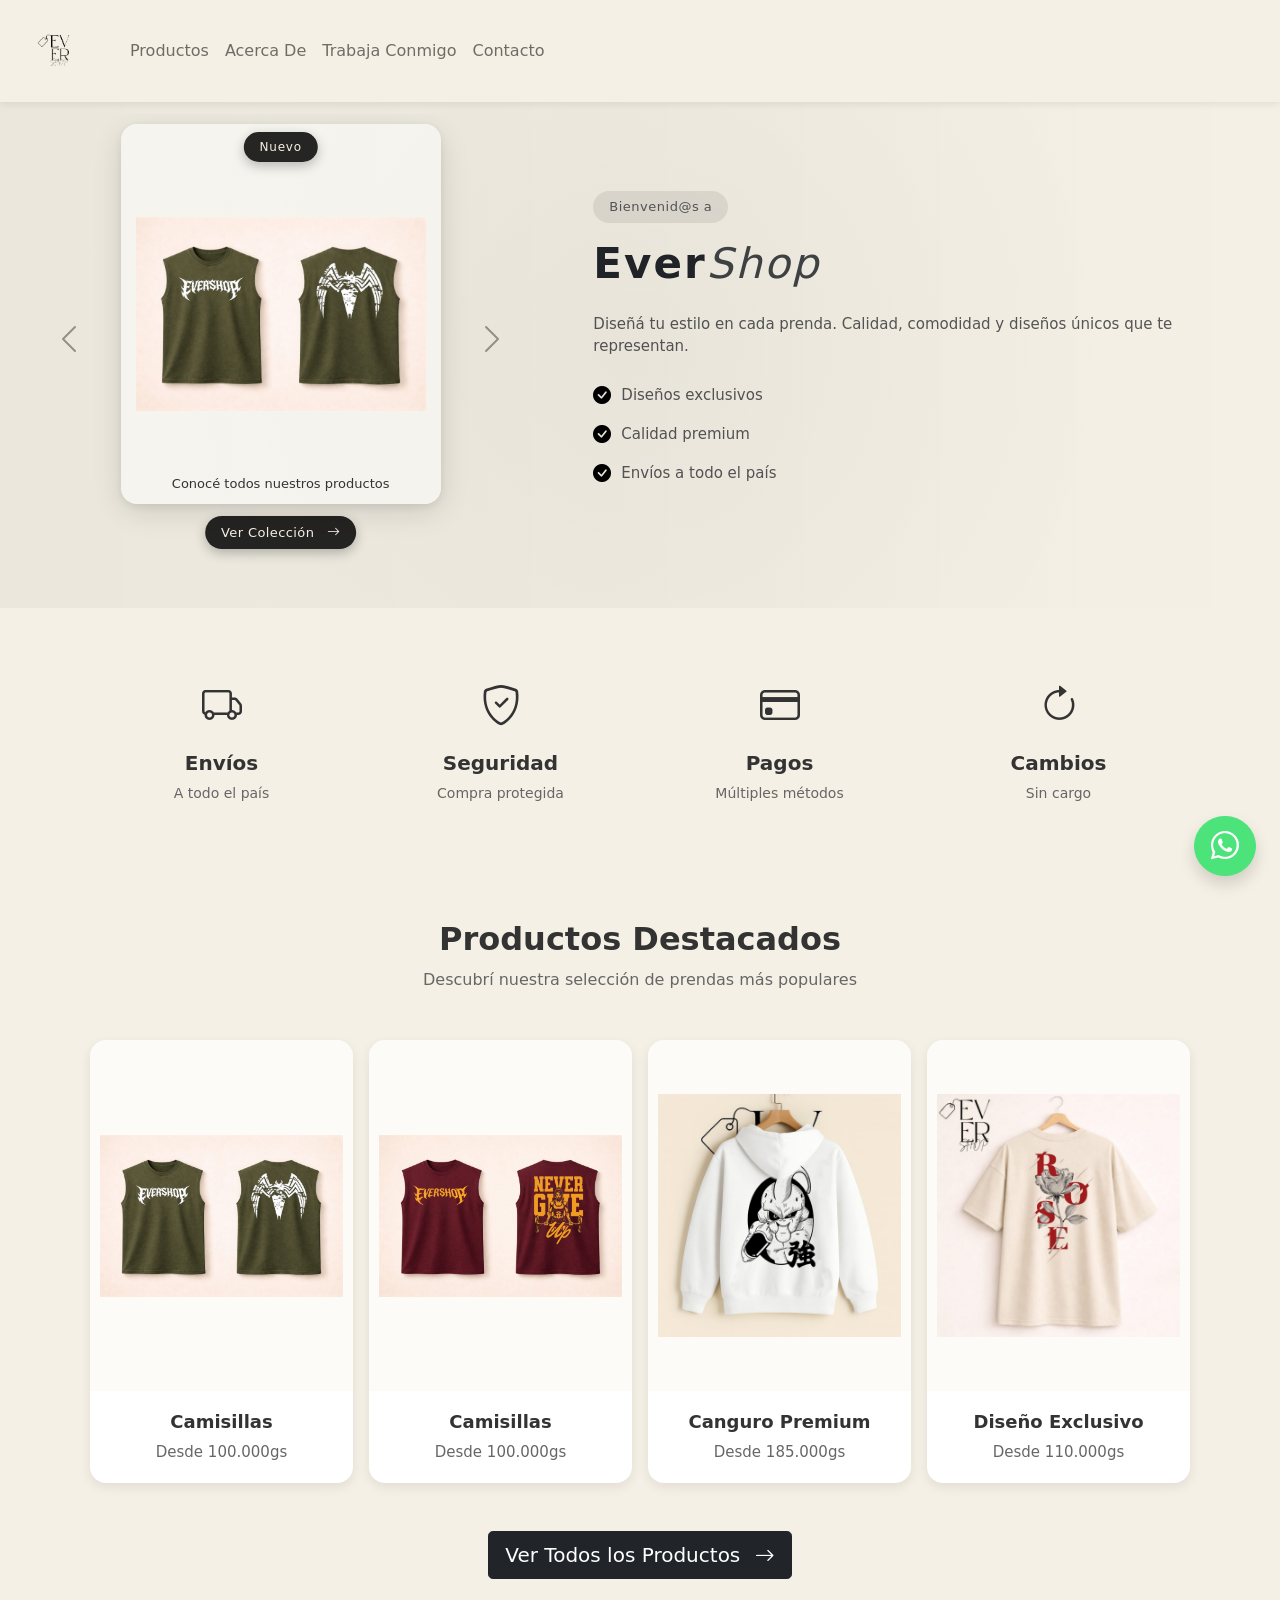
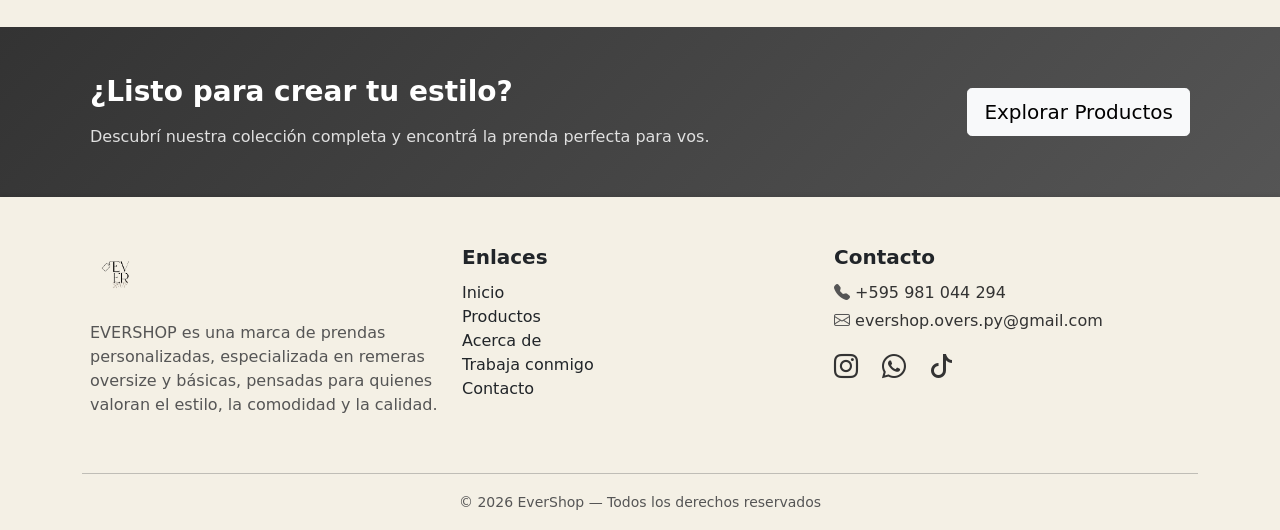
<file: index.html>
<!DOCTYPE html>
<html lang="es">

<head>
    <meta charset="UTF-8">
    <meta name="viewport" content="width=device-width, initial-scale=1.0">
    <meta name="description" content="EverShop - Prendas personalizadas, remeras oversize y básicas con estilo único">
    <title>EverShop</title>
    
    <!-- Preconnect para performance -->
    <link rel="preconnect" href="https://fonts.googleapis.com">
    <link rel="preconnect" href="https://fonts.gstatic.com" crossorigin>
    
    <!-- Google Fonts -->
    <link href="https://fonts.googleapis.com/css2?family=Cormorant+Garamond:wght@300;400;600;700&family=Work+Sans:wght@300;400;500;600;700&display=swap" rel="stylesheet">
    
    <!-- Stylesheets -->
    <link rel="stylesheet" href="css/bootstrap.min.css">
    <link rel="stylesheet" href="https://cdn.jsdelivr.net/npm/bootstrap-icons/font/bootstrap-icons.css">
    <link rel="stylesheet" href="css/style.css">
    <link rel="stylesheet" href="css/style-index.css">
</head>

<body>
    <header>
        <nav class="navbar navbar-expand-lg navbar-light fixed-top">
            <div class="container-fluid">
                <a class="navbar-brand" href="index.html">
                    <img src="img/evershop logo.png" alt="EverShop Logo" style="max-height: 70px;">
                </a>

                <!-- Botón hamburguesa custom (reemplaza al de Bootstrap) -->
                <button class="navbar-toggler custom-toggler" 
                        type="button" 
                        id="menuToggle" 
                        aria-label="Abrir menú"
                        aria-expanded="false"
                        aria-controls="navbarNavDropdown">
                    <span class="toggler-bar"></span>
                    <span class="toggler-bar"></span>
                    <span class="toggler-bar"></span>
                </button>

                <div class="navbar-collapse" id="navbarNavDropdown">
                    <ul class="navbar-nav">
                        <li class="nav-item">
                            <a class="nav-link" href="paginas/productos.html">Productos</a>
                        </li>
                        <li class="nav-item">
                            <a class="nav-link" href="paginas/acerca.html">Acerca De</a>
                        </li>
                        <li class="nav-item">
                            <a class="nav-link" href="paginas/trabaja.html">Trabaja Conmigo</a>
                        </li>
                        <li class="nav-item">
                            <a class="nav-link" href="paginas/contacto.html">Contacto</a>
                        </li>
                    </ul>
                </div>
            </div>
        </nav>
    </header>

    <main>
        <!-- HERO SECTION -->
        <section class="hero">
            <div class="container-fluid p-4">
                <div class="row g-0 h-100">

                    <!-- TITULO SOLO MOBILE -->
                    <div class="col-12 d-block d-md-none text-center py-3">
                        <h2 class="mobile-title">Bienvenid@s a EverShop</h2>
                    </div>

                    <!-- IZQUIERDA: SLIDER -->
                    <div class="col-md-5 position-relative">
                        <div id="heroCarousel" class="carousel slide h-100" data-bs-ride="carousel">
                            
                    
                            <div class="carousel-inner h-100">
                                <div class="carousel-item active">
                                    <img src="img/camisilla1.jpeg" class="d-block" alt="Nueva colección">
                                    <div class="carousel-badge">Nuevo</div>
                                </div>

                                <div class="carousel-item">
                                    <img src="img/canguros-3.jpeg" class="d-block" alt="Moda urbana" loading="lazy">
                                    <div class="carousel-badge">Tendencia</div>
                                </div>

                                <div class="carousel-item">
                                    <img src="img/basicas-1.jpeg" class="d-block" alt="Estilo diario" loading="lazy">
                                    <div class="carousel-badge">Básicas</div>
                                </div>

                                <div class="carousel-item">
                                    <img src="img/overs1.jpeg" class="d-block" alt="Estilo urbano" loading="lazy">
                                    <div class="carousel-badge">Oversize</div>
                                </div>
                            </div>

                            <!-- CTA -->
                            <div class="hero-cta">
                                <p class="mb-3">Conocé todos nuestros productos</p>
                                <a href="paginas/productos.html" class="btn btn-cta">
                                    Ver Colección
                                    <i class="bi bi-arrow-right ms-2"></i>
                                </a>
                            </div>

                            <button class="carousel-control-prev" type="button" data-bs-target="#heroCarousel" data-bs-slide="prev">
                                <span class="carousel-control-prev-icon"></span>
                                <span class="visually-hidden">Anterior</span>
                            </button>
                            <button class="carousel-control-next" type="button" data-bs-target="#heroCarousel" data-bs-slide="next">
                                <span class="carousel-control-next-icon"></span>
                                <span class="visually-hidden">Siguiente</span>
                            </button>
                        </div>
                    </div>

                    <!-- LEMA SOLO MOBILE -->
                    <div class="col-12 d-block d-md-none text-center py-4">
                        <p class="hero-slogan">Diseñá tu estilo en cada prenda.</p>
                    </div>

                    <!-- DERECHA: BIENVENIDA -->
                    <div class="col-md-7 d-none d-md-flex align-items-center">
                        <div class="welcome-content p-5">
                            <div class="welcome-badge mb-3">Bienvenid@s a</div>
                            
                            <h1 class="brand-title">
                                <span class="brand-ever">Ever</span><span class="brand-shop">Shop</span>
                            </h1>

                            <p class="hero-slogan my-4">
                                Diseñá tu estilo en cada prenda. Calidad, comodidad y diseños únicos que te representan.
                            </p>

                            <div class="hero-features mt-4">
                                <div class="feature-item">
                                    <i class="bi bi-check-circle-fill"></i>
                                    <span>Diseños exclusivos</span>
                                </div>
                                <div class="feature-item">
                                    <i class="bi bi-check-circle-fill"></i>
                                    <span>Calidad premium</span>
                                </div>
                                <div class="feature-item">
                                    <i class="bi bi-check-circle-fill"></i>
                                    <span>Envíos a todo el país</span>
                                </div>
                            </div>
                        </div>
                    </div>
                </div>
            </div>
        </section>

        <!-- BENEFITS SECTION -->
        <section class="benefits py-5">
            <div class="container">
                <div class="row text-center g-4">
                    <div class="col-6 col-md-3">
                        <div class="benefit-card">
                            <div class="benefit-icon">
                                <i class="bi bi-truck"></i>
                            </div>
                            <h5>Envíos</h5>
                            <p>A todo el país</p>
                        </div>
                    </div>
                    <div class="col-6 col-md-3">
                        <div class="benefit-card">
                            <div class="benefit-icon">
                                <i class="bi bi-shield-check"></i>
                            </div>
                            <h5>Seguridad</h5>
                            <p>Compra protegida</p>
                        </div>
                    </div>
                    <div class="col-6 col-md-3">
                        <div class="benefit-card">
                            <div class="benefit-icon">
                                <i class="bi bi-credit-card"></i>
                            </div>
                            <h5>Pagos</h5>
                            <p>Múltiples métodos</p>
                        </div>
                    </div>
                    <div class="col-6 col-md-3">
                        <div class="benefit-card">
                            <div class="benefit-icon">
                                <i class="bi bi-arrow-clockwise"></i>
                            </div>
                            <h5>Cambios</h5>
                            <p>Sin cargo</p>
                        </div>
                    </div>
                </div>
            </div>
        </section>

        <!-- FEATURED PRODUCTS SECTION -->
        <section class="featured-products py-5">
            <div class="container">
                <div class="section-header text-center mb-5">
                    <h2 class="section-title">Productos Destacados</h2>
                    <p class="section-subtitle">Descubrí nuestra selección de prendas más populares</p>
                </div>
                
                <div class="row g-4">
                    <div class="col-6 col-md-3">
                        <div class="product-card">
                            <div class="product-image">
                                <img src="img/camisilla1.jpeg" alt="Camisilla" class="img-fluid" loading="lazy">
                                <div class="product-overlay">
                                    <a href="paginas/productos.html" class="btn btn-sm btn-light">Ver más</a>
                                </div>
                            </div>
                            <div class="product-info">
                                <h5>Camisillas</h5>
                                <p class="product-price">Desde 100.000gs</p>
                            </div>
                        </div>
                    </div>
                    <div class="col-6 col-md-3">
                        <div class="product-card">
                            <div class="product-image">
                                <img src="img/camisilla3.jpeg" alt="Camisilla" class="img-fluid" loading="lazy">
                                <div class="product-overlay">
                                    <a href="paginas/productos.html" class="btn btn-sm btn-light">Ver más</a>
                                </div>
                            </div>
                            <div class="product-info">
                                <h5>Camisillas</h5>
                                <p class="product-price">Desde 100.000gs</p>
                            </div>
                        </div>
                    </div>
                    <div class="col-6 col-md-3">
                        <div class="product-card">
                            <div class="product-image">
                                <img src="img/canguros-3.jpeg" alt="Canguro Premium" class="img-fluid" loading="lazy">
                                <div class="product-overlay">
                                    <a href="paginas/productos.html" class="btn btn-sm btn-light">Ver más</a>
                                </div>
                            </div>
                            <div class="product-info">
                                <h5>Canguro Premium</h5>
                                <p class="product-price">Desde 185.000gs</p>
                            </div>
                        </div>
                    </div>
                    <div class="col-6 col-md-3">
                        <div class="product-card">
                            <div class="product-image">
                                <img src="img/overs1.jpeg" alt="Diseño Exclusivo" class="img-fluid" loading="lazy">
                                <div class="product-overlay">
                                    <a href="paginas/productos.html" class="btn btn-sm btn-light">Ver más</a>
                                </div>
                            </div>
                            <div class="product-info">
                                <h5>Diseño Exclusivo</h5>
                                <p class="product-price">Desde 110.000gs</p>
                            </div>
                        </div>
                    </div>
                </div>

                <div class="text-center mt-5">
                    <a href="paginas/productos.html" class="btn btn-dark btn-lg">
                        Ver Todos los Productos
                        <i class="bi bi-arrow-right ms-2"></i>
                    </a>
                </div>
            </div>
        </section>

        <!-- CTA SECTION -->
        <section class="cta-section py-5">
            <div class="container">
                <div class="row align-items-center">
                    <div class="col-md-8">
                        <h2 class="cta-title mb-3">¿Listo para crear tu estilo?</h2>
                        <p class="cta-text">Descubrí nuestra colección completa y encontrá la prenda perfecta para vos.</p>
                    </div>
                    <div class="col-md-4 text-md-end mt-3 mt-md-0">
                        <a href="paginas/productos.html" class="btn btn-light btn-lg">Explorar Productos</a>
                    </div>
                </div>
            </div>
        </section>
    </main>

    <!-- FOOTER -->
    <footer class="text-dark pt-5">
        <div class="container">
            <div class="row">
                <!-- LOGO + DESCRIPCIÓN -->
                <div class="col-md-4 mb-4">
                    <a href="index.html">
                        <img src="img/evershop logo.png" alt="EverShop" style="max-height: 60px;">
                    </a>
                    <p class="mt-3">
                        EVERSHOP es una marca de prendas personalizadas, especializada en remeras oversize y básicas,
                        pensadas para quienes valoran el estilo, la comodidad y la calidad.
                    </p>
                </div>

                <!-- LINKS -->
                <div class="col-md-4 mb-4">
                    <h5 class="fw-bold">Enlaces</h5>
                    <ul class="list-unstyled">
                        <li><a href="index.html" class="text-decoration-none text-dark">Inicio</a></li>
                        <li><a href="paginas/productos.html" class="text-decoration-none text-dark">Productos</a></li>
                        <li><a href="paginas/acerca.html" class="text-decoration-none text-dark">Acerca de</a></li>
                        <li><a href="paginas/trabaja.html" class="text-decoration-none text-dark">Trabaja conmigo</a></li>
                        <li><a href="paginas/contacto.html" class="text-decoration-none text-dark">Contacto</a></li>
                    </ul>
                </div>

                <!-- CONTACTO -->
                <div class="col-md-4 mb-4">
                    <h5 class="fw-bold">Contacto</h5>
                    <p class="mb-1">
                        <i class="bi bi-telephone-fill"></i>
                        <a href="tel:+595981044294">+595 981 044 294</a>
                    </p>
                    <p class="mb-1">
                        <i class="bi bi-envelope"></i>
                        <a href="mailto:evershop.overs.py@gmail.com">evershop.overs.py@gmail.com</a>
                    </p>

                    <!-- REDES -->
                    <div class="mt-3 social-icons">
                        <a href="https://www.instagram.com/___evershop" target="_blank" rel="noopener" class="fs-4 me-3 instagram">
                            <i class="bi bi-instagram"></i>
                        </a>
                        <a href="https://wa.me/595981044294" target="_blank" rel="noopener" class="fs-4 me-3 whatsapp">
                            <i class="bi bi-whatsapp"></i>
                        </a>
                        <a href="https://www.tiktok.com/@___evershop" target="_blank" rel="noopener" class="fs-4 tiktok">
                            <i class="bi bi-tiktok"></i>
                        </a>
                    </div>
                </div>
            </div>

            <hr>

            <!-- COPYRIGHT -->
            <div class="text-center pb-3">
                <small>© 2026 EverShop — Todos los derechos reservados</small>
            </div>
        </div>
    </footer>

    <!-- WhatsApp Floating Button -->
    <a href="https://wa.me/595981044294?text=Hola%2C%20me%20gustar%C3%ADa%20obtener%20m%C3%A1s%20informaci%C3%B3n%20sobre%20sus%20productos."
        class="btn btn-success btn-lg position-fixed bottom-0 end-0 m-4 rounded-circle shadow" target="_blank">
        <i class="bi bi-whatsapp fs-3"></i>
    </a>

    <script src="js/bootstrap.bundle.min.js"></script>
    <script src="js/animations.js"></script>
    <script src="js/navbar-mobile.js"></script>
</body>

</html>
</file>
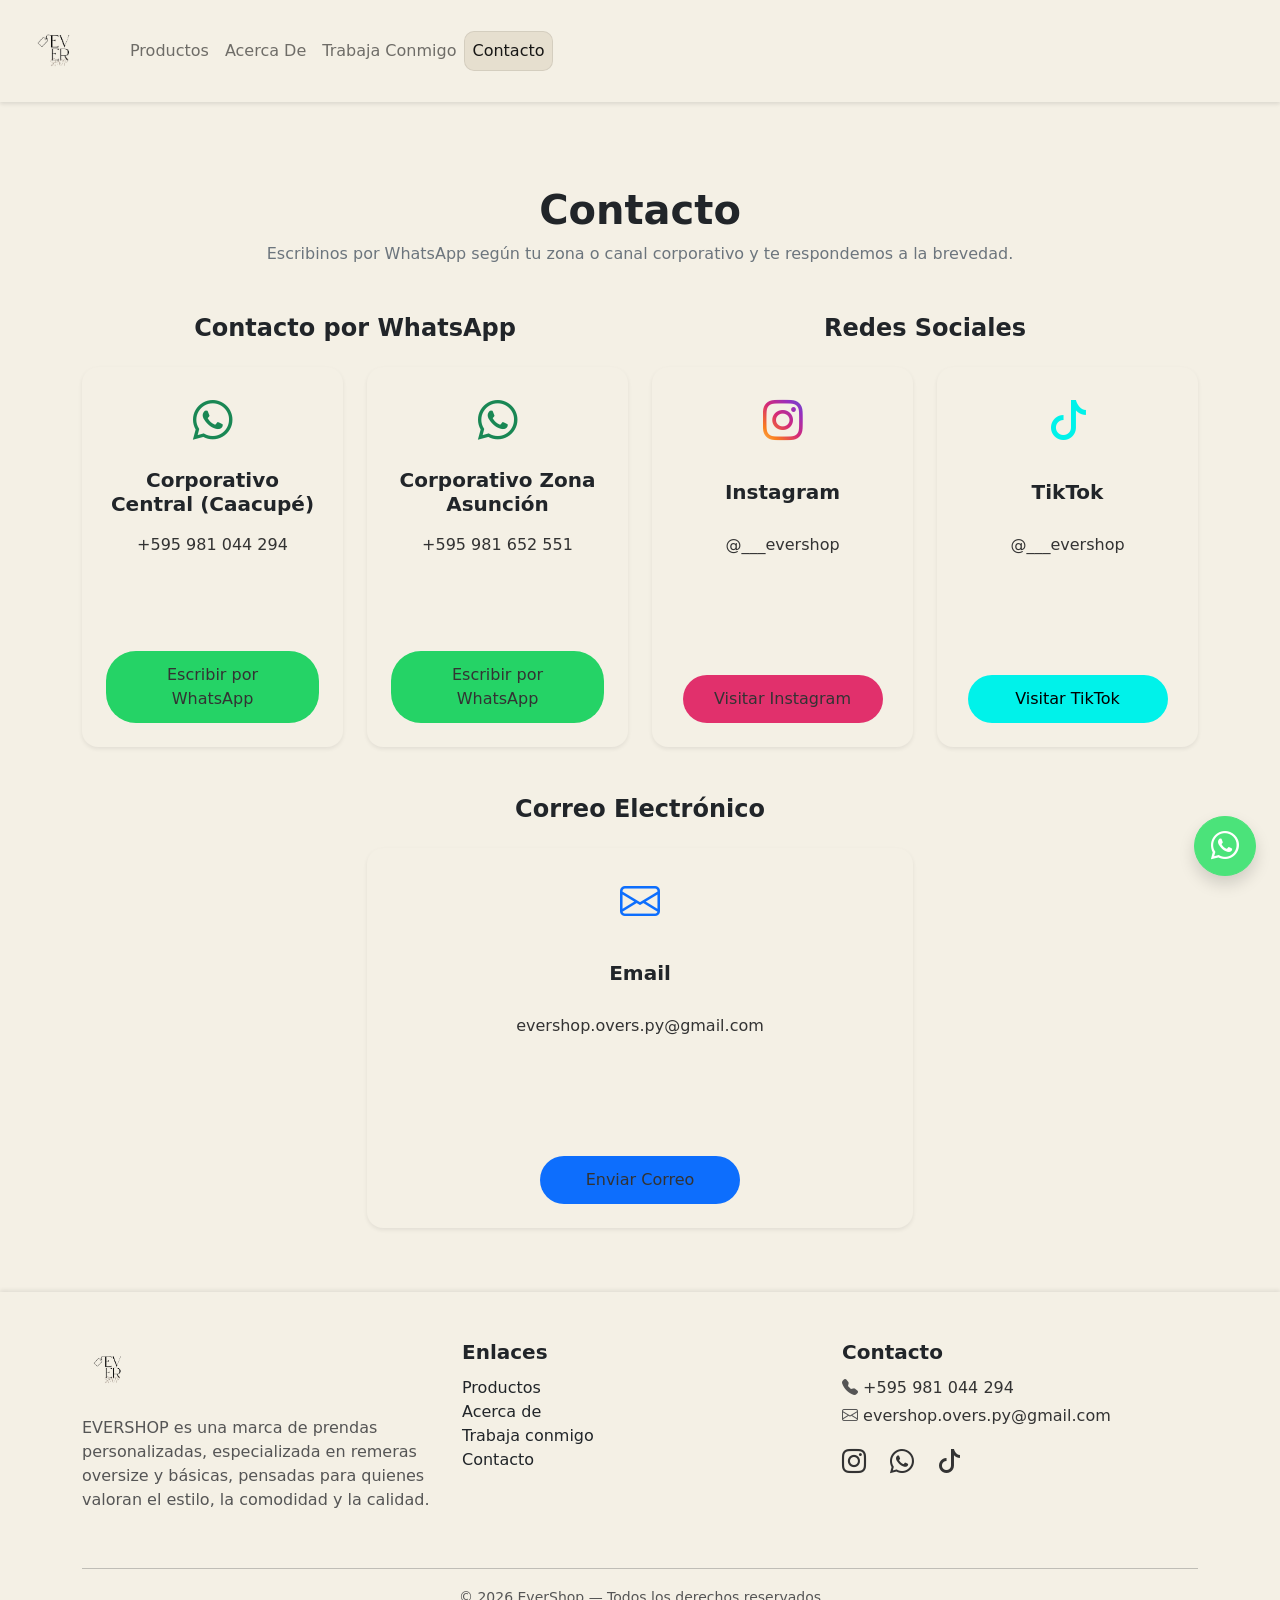
<file: paginas/contacto.html>
<!DOCTYPE html>
<html lang="es">

<head>
    <meta charset="UTF-8">
    <meta name="viewport" content="width=device-width, initial-scale=1.0">
    <title>EverShop | Contacto</title>
    <link rel="stylesheet" href="../css/bootstrap.min.css">
    <link rel="stylesheet" href="https://cdn.jsdelivr.net/npm/bootstrap-icons/font/bootstrap-icons.css">
    <link rel="stylesheet" href="../css/style.css">
    <link rel="stylesheet" href="../css/style-contacto.css">
</head>

<body class="light-mode">
    <header>
        <nav class="navbar navbar-expand-lg navbar-light fixed-top">
            <div class="container-fluid">
                <a class="navbar-brand" href="../index.html">
                    <img src="../img/evershop logo.png" alt="logo" style="max-height: 70px;">
                </a>

                <button class="navbar-toggler custom-toggler"
                        type="button"
                        id="menuToggle"
                        aria-label="Abrir menú"
                        aria-expanded="false"
                        aria-controls="navbarNavDropdown">
                    <span class="toggler-bar"></span>
                    <span class="toggler-bar"></span>
                    <span class="toggler-bar"></span>
                </button>

                <div class="navbar-collapse" id="navbarNavDropdown">
                    <ul class="navbar-nav">
                        <li class="nav-item">
                            <a class="nav-link" href="../paginas/productos.html">Productos</a>
                        </li>
                        <li class="nav-item">
                            <a class="nav-link" href="../paginas/acerca.html">Acerca De</a>
                        </li>
                        <li class="nav-item">
                            <a class="nav-link" href="../paginas/trabaja.html">Trabaja Conmigo</a>
                        </li>
                        <li class="nav-item">
                            <a class="nav-link active" href="../paginas/contacto.html">Contacto</a>
                        </li>
                    </ul>
                </div>
            </div>
        </nav>
    </header>

    <main class="container py-5">
        <!-- TÍTULO -->
        <div class="text-center mb-5">
            <h1 class="fw-bold">Contacto</h1>
            <p class="text-muted">
                Escribinos por WhatsApp según tu zona o canal corporativo y te respondemos a la brevedad.
            </p>
        </div>

        <!-- CONTACTO POR WHATSAPP Y REDES SOCIALES -->
        <div class="row g-4 mb-5">
            
            <!-- COLUMNA WHATSAPP -->
            <div class="col-lg-6">
                <h4 class="fw-bold text-center mb-4">Contacto por WhatsApp</h4>
                <div class="row g-4">
                    <!-- CAACUPÉ -->
                    <div class="col-md-6">
                        <div class="card contact-card h-100 text-center p-4 shadow-sm">
                            <i class="bi bi-whatsapp fs-1 text-success mb-3"></i>
                            <h5 class="fw-bold">Corporativo Central (Caacupé)</h5>
                            <p class="mb-3"><a href="tel:+595981044294">+595 981 044 294</a></p>
                            <a href="https://wa.me/595981044294?text=Hola%2C%20escribo%20desde%20Caacup%C3%A9%20y%20quiero%20hacer%20una%20consulta."
                                class="btn btn-success" target="_blank">
                                Escribir por WhatsApp
                            </a>
                        </div>
                    </div>

                    <!-- ASUNCIÓN -->
                    <div class="col-md-6">
                        <div class="card contact-card h-100 text-center p-4 shadow-sm">
                            <i class="bi bi-whatsapp fs-1 text-success mb-3"></i>
                            <h5 class="fw-bold">Corporativo Zona Asunción</h5>
                            <p class="mb-3"><a href="tel:+595981652551">+595 981 652 551</a></p>
                            <a href="https://wa.me/595981652551?text=Hola%2C%20escribo%20desde%20Asunci%C3%B3n%20y%20quiero%20hacer%20una%20consulta."
                                class="btn btn-success" target="_blank">
                                Escribir por WhatsApp
                            </a>
                        </div>
                    </div>
                </div>
            </div>

            <!-- COLUMNA REDES SOCIALES -->
            <div class="col-lg-6">
                <h4 class="fw-bold text-center mb-4">Redes Sociales</h4>
                <div class="row g-4">
                    <!-- INSTAGRAM -->
                    <div class="col-md-6">
                        <div class="card contact-card h-100 text-center p-4 shadow-sm">
                            <i class="bi bi-instagram fs-1 text-danger mb-3"></i>
                            <h5 class="fw-bold">Instagram</h5>
                            <p class="mb-3">@___evershop</p>
                            <a href="https://www.instagram.com/___evershop" class="btn btn-danger" target="_blank">
                                Visitar Instagram
                            </a>
                        </div>
                    </div>

                    <!-- TIKTOK -->
                    <div class="col-md-6">
                        <div class="card contact-card h-100 text-center p-4 shadow-sm">
                            <i class="bi bi-tiktok fs-1 mb-3" style="color: #00f2ea;"></i>
                            <h5 class="fw-bold">TikTok</h5>
                            <p class="mb-3">@___evershop</p>
                            <a href="https://www.tiktok.com/@___evershop" class="btn btn-tiktok" target="_blank">
                                Visitar TikTok
                            </a>
                        </div>
                    </div>
                </div>
            </div>

        </div>

        <!-- CORREO ELECTRÓNICO -->
        <div class="text-center">
            <h4 class="fw-bold mb-4">Correo Electrónico</h4>
            <div class="row justify-content-center">
                <div class="col-md-6">
                    <div class="card contact-card text-center p-4 shadow-sm">
                        <i class="bi bi-envelope fs-1 mb-3" style="color: #0d6efd;"></i>
                        <h5 class="fw-bold">Email</h5>
                        <p class="mb-3">
                            <a href="mailto:evershop.overs.py@gmail.com">evershop.overs.py@gmail.com</a>
                        </p>
                        <a href="mailto:evershop.overs.py@gmail.com" class="btn btn-primary">
                            Enviar Correo
                        </a>
                    </div>
                </div>
            </div>
        </div>
    </main>

    <footer class="text-dark pt-5">
        <div class="container">
            <div class="row">

                <div class="col-md-4 mb-4">
                    <a href="../index.html">
                        <img src="../img/evershop logo.png" alt="EverShop" style="max-height: 60px;">
                    </a>
                    <p class="mt-3">
                        EVERSHOP es una marca de prendas personalizadas, especializada en remeras oversize y básicas,
                        pensadas para quienes valoran el estilo, la comodidad y la calidad.
                    </p>
                </div>

                <div class="col-md-4 mb-4">
                    <h5 class="fw-bold">Enlaces</h5>
                    <ul class="list-unstyled">
                        <li><a href="../paginas/productos.html" class="text-decoration-none text-dark">Productos</a></li>
                        <li><a href="../paginas/acerca.html" class="text-decoration-none text-dark">Acerca de</a></li>
                        <li><a href="../paginas/trabaja.html" class="text-decoration-none text-dark">Trabaja conmigo</a></li>
                        <li><a href="../paginas/contacto.html" class="text-decoration-none text-dark">Contacto</a></li>
                    </ul>
                </div>

                <div class="col-md-4 mb-4">
                    <h5 class="fw-bold">Contacto</h5>
                    <p class="mb-1">
                        <i class="bi bi-telephone-fill"></i>
                        <a href="tel:+595981044294">+595 981 044 294</a>
                    </p>
                    <p class="mb-1">
                        <i class="bi bi-envelope"></i>
                        <a href="mailto:evershop.overs.py@gmail.com">evershop.overs.py@gmail.com</a>
                    </p>
                    <div class="mt-3 social-icons">
                        <a href="https://www.instagram.com/___evershop" class="fs-4 me-3 instagram">
                            <i class="bi bi-instagram"></i>
                        </a>
                        <a href="https://wa.me/595981044294" class="fs-4 me-3 whatsapp">
                            <i class="bi bi-whatsapp"></i>
                        </a>
                        <a href="https://www.tiktok.com/@___evershop" class="fs-4 tiktok">
                            <i class="bi bi-tiktok"></i>
                        </a>
                    </div>
                </div>

            </div>
            <hr>
            <div class="text-center pb-3">
                <small>© 2026 EverShop — Todos los derechos reservados</small>
            </div>
        </div>
    </footer>

        <a href="https://wa.me/595981044294?text=Hola%2C%20me%20gustar%C3%ADa%20obtener%20m%C3%A1s%20informaci%C3%B3n%20sobre%20sus%20productos."
        class="btn btn-success btn-lg position-fixed bottom-0 end-0 m-4 rounded-circle shadow" target="_blank">
        <i class="bi bi-whatsapp fs-3"></i>
    </a>


    <script src="../js/bootstrap.bundle.min.js"></script>
    <script src="../js/navbar-mobile.js"></script>
</body>

</html>
</file>
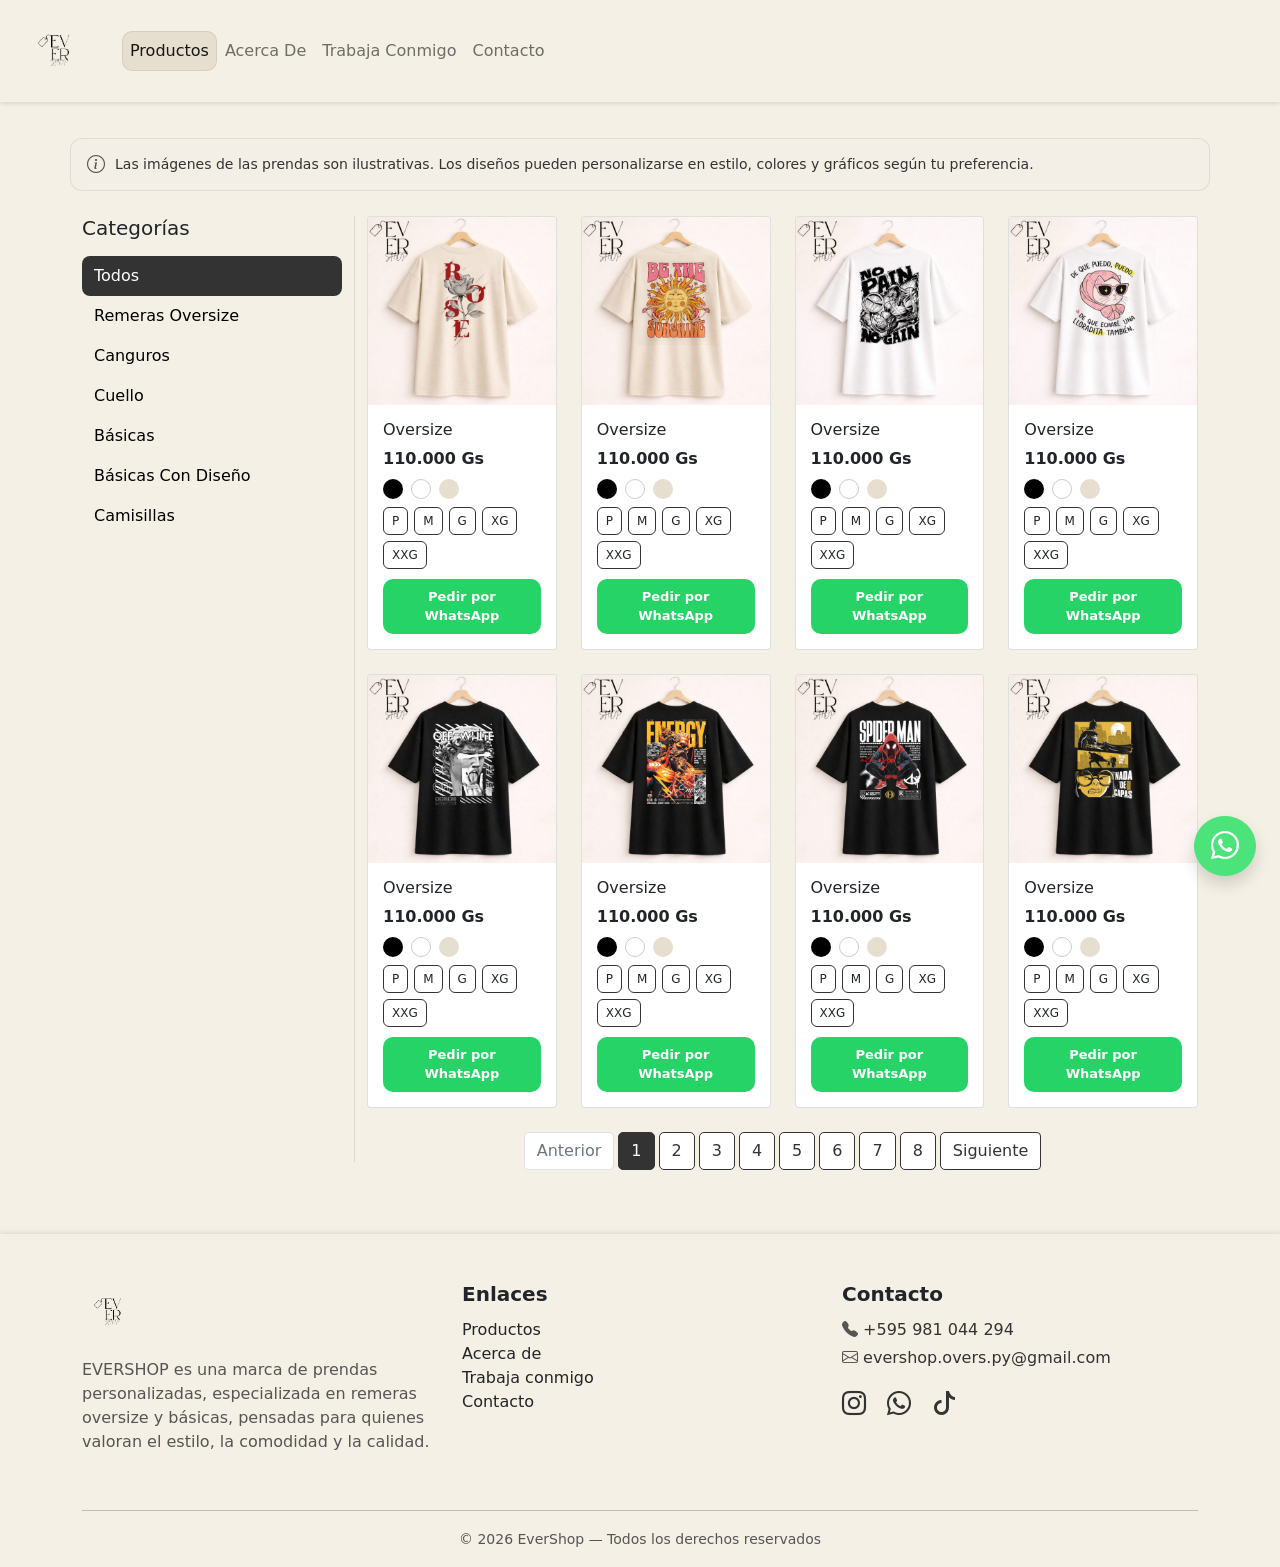
<file: paginas/productos.html>
<!DOCTYPE html>
<html lang="es">

<head>
    <meta charset="UTF-8">
    <meta name="viewport" content="width=device-width, initial-scale=1.0">
    <title>EverShop | Productos</title>
    <link rel="stylesheet" href="../css/bootstrap.min.css">
    <link rel="stylesheet" href="https://cdn.jsdelivr.net/npm/bootstrap-icons/font/bootstrap-icons.css">
    <link rel="stylesheet" href="../css/style.css">
    <link rel="stylesheet" href="../css/style-productos.css">
</head>

<body class="light-mode">
    <header>
        <nav class="navbar navbar-expand-lg navbar-light fixed-top">
            <div class="container-fluid">
                <a class="navbar-brand" href="../index.html">
                    <img src="../img/evershop logo.png" alt="logo" style="max-height: 70px;">
                </a>

                <!-- ✅ BOTÓN CUSTOM — reemplaza al toggler de Bootstrap -->
                <button class="navbar-toggler custom-toggler"
                        type="button"
                        id="menuToggle"
                        aria-label="Abrir menú"
                        aria-expanded="false"
                        aria-controls="navbarNavDropdown">
                    <span class="toggler-bar"></span>
                    <span class="toggler-bar"></span>
                    <span class="toggler-bar"></span>
                </button>

                <!-- ✅ Sin clase "collapse" — el JS propio maneja la apertura -->
                <div class="navbar-collapse" id="navbarNavDropdown">
                    <ul class="navbar-nav">
                        <li class="nav-item">
                            <a class="nav-link active" href="../paginas/productos.html">Productos</a>
                        </li>
                        <li class="nav-item">
                            <a class="nav-link" href="../paginas/acerca.html">Acerca De</a>
                        </li>
                        <li class="nav-item">
                            <a class="nav-link" href="../paginas/trabaja.html">Trabaja Conmigo</a>
                        </li>
                        <li class="nav-item">
                            <a class="nav-link" href="../paginas/contacto.html">Contacto</a>
                        </li>
                    </ul>
                </div>
            </div>
        </nav>
    </header>

    <main class="container py-5">
        <div class="row">

            <!-- INFO PRENDAS -->
            <div class="info-prendas">
                <i class="bi bi-info-circle"></i>
                <span>
                    Las imágenes de las prendas son ilustrativas. Los diseños pueden personalizarse en estilo, colores y
                    gráficos según tu preferencia.
                </span>
            </div>

            <!-- FILTRO -->
            <aside class="col-md-3 mb-4 filters">
                <h5>Categorías</h5>
                <ul class="list-unstyled">
                    <li><button class="filter-btn active" data-category="all">Todos</button></li>
                    <li><button class="filter-btn" data-category="oversize">Remeras Oversize</button></li>
                    <li><button class="filter-btn" data-category="canguro">Canguros</button></li>
                    <li><button class="filter-btn" data-category="cuello">Cuello</button></li>
                    <li><button class="filter-btn" data-category="basicas">Básicas</button></li>
                    <li><button class="filter-btn" data-category="diseno">Básicas Con Diseño</button></li>
                    <li><button class="filter-btn" data-category="camisilla">Camisillas</button></li>
                </ul>
            </aside>

            <!-- PRODUCTOS -->
            <section class="col-md-9">
                <div class="row g-4">

                    <!--Overs-->
                    <div class="col-6 col-md-3 product-card" data-category="oversize">
                        <div class="card" data-name="Oversize" data-image="https://evershopovers.github.io/EverShop/img/overs1.jpeg">
                            <img src="../img/overs1.jpeg" class="card-img-top">
                            <div class="card-body">
                                <h5>Oversize</h5>
                                <p class="price">110.000 Gs</p>
                                <div class="colors">
                                    <span class="color-option" data-color="Negro" style="background:#000"></span>
                                    <span class="color-option" data-color="Blanco" style="background:#fff; border:1px solid #ccc"></span>
                                    <span class="color-option" data-color="Beige" style="background:#e6dfcf"></span>
                                </div>
                                <div class="sizes">
                                    <span class="size-option">P</span><span class="size-option">M</span><span class="size-option">G</span><span class="size-option">XG</span><span class="size-option">XXG</span>
                                </div>
                                <button class="btn-order">Pedir por WhatsApp</button>
                            </div>
                        </div>
                    </div>

                    <div class="col-6 col-md-3 product-card" data-category="oversize">
                        <div class="card" data-name="Oversize" data-image="https://evershopovers.github.io/EverShop/img/overs2.jpeg">
                            <img src="../img/overs2.jpeg" class="card-img-top">
                            <div class="card-body">
                                <h5>Oversize</h5>
                                <p class="price">110.000 Gs</p>
                                <div class="colors">
                                    <span class="color-option" data-color="Negro" style="background:#000"></span>
                                    <span class="color-option" data-color="Blanco" style="background:#fff; border:1px solid #ccc"></span>
                                    <span class="color-option" data-color="Beige" style="background:#e6dfcf"></span>
                                </div>
                                <div class="sizes">
                                    <span class="size-option">P</span><span class="size-option">M</span><span class="size-option">G</span><span class="size-option">XG</span><span class="size-option">XXG</span>
                                </div>
                                <button class="btn-order">Pedir por WhatsApp</button>
                            </div>
                        </div>
                    </div>

                    <div class="col-6 col-md-3 product-card" data-category="oversize">
                        <div class="card" data-name="Oversize" data-image="https://evershopovers.github.io/EverShop/img/overs3.jpeg">
                            <img src="../img/overs3.jpeg" class="card-img-top">
                            <div class="card-body">
                                <h5>Oversize</h5>
                                <p class="price">110.000 Gs</p>
                                <div class="colors">
                                    <span class="color-option" data-color="Negro" style="background:#000"></span>
                                    <span class="color-option" data-color="Blanco" style="background:#fff; border:1px solid #ccc"></span>
                                    <span class="color-option" data-color="Beige" style="background:#e6dfcf"></span>
                                </div>
                                <div class="sizes">
                                    <span class="size-option">P</span><span class="size-option">M</span><span class="size-option">G</span><span class="size-option">XG</span><span class="size-option">XXG</span>
                                </div>
                                <button class="btn-order">Pedir por WhatsApp</button>
                            </div>
                        </div>
                    </div>

                    <div class="col-6 col-md-3 product-card" data-category="oversize">
                        <div class="card" data-name="Oversize" data-image="https://evershopovers.github.io/EverShop/img/overs4.jpeg">
                            <img src="../img/overs4.jpeg" class="card-img-top">
                            <div class="card-body">
                                <h5>Oversize</h5>
                                <p class="price">110.000 Gs</p>
                                <div class="colors">
                                    <span class="color-option" data-color="Negro" style="background:#000"></span>
                                    <span class="color-option" data-color="Blanco" style="background:#fff; border:1px solid #ccc"></span>
                                    <span class="color-option" data-color="Beige" style="background:#e6dfcf"></span>
                                </div>
                                <div class="sizes">
                                    <span class="size-option">P</span><span class="size-option">M</span><span class="size-option">G</span><span class="size-option">XG</span><span class="size-option">XXG</span>
                                </div>
                                <button class="btn-order">Pedir por WhatsApp</button>
                            </div>
                        </div>
                    </div>

                    <div class="col-6 col-md-3 product-card" data-category="oversize">
                        <div class="card" data-name="Oversize" data-image="https://evershopovers.github.io/EverShop/img/overs6.jpeg">
                            <img src="../img/overs6.jpeg" class="card-img-top">
                            <div class="card-body">
                                <h5>Oversize</h5>
                                <p class="price">110.000 Gs</p>
                                <div class="colors">
                                    <span class="color-option" data-color="Negro" style="background:#000"></span>
                                    <span class="color-option" data-color="Blanco" style="background:#fff; border:1px solid #ccc"></span>
                                    <span class="color-option" data-color="Beige" style="background:#e6dfcf"></span>
                                </div>
                                <div class="sizes">
                                    <span class="size-option">P</span><span class="size-option">M</span><span class="size-option">G</span><span class="size-option">XG</span><span class="size-option">XXG</span>
                                </div>
                                <button class="btn-order">Pedir por WhatsApp</button>
                            </div>
                        </div>
                    </div>

                    <div class="col-6 col-md-3 product-card" data-category="oversize">
                        <div class="card" data-name="Oversize" data-image="https://evershopovers.github.io/EverShop/img/overs7.jpeg">
                            <img src="../img/overs7.jpeg" class="card-img-top">
                            <div class="card-body">
                                <h5>Oversize</h5>
                                <p class="price">110.000 Gs</p>
                                <div class="colors">
                                    <span class="color-option" data-color="Negro" style="background:#000"></span>
                                    <span class="color-option" data-color="Blanco" style="background:#fff; border:1px solid #ccc"></span>
                                    <span class="color-option" data-color="Beige" style="background:#e6dfcf"></span>
                                </div>
                                <div class="sizes">
                                    <span class="size-option">P</span><span class="size-option">M</span><span class="size-option">G</span><span class="size-option">XG</span><span class="size-option">XXG</span>
                                </div>
                                <button class="btn-order">Pedir por WhatsApp</button>
                            </div>
                        </div>
                    </div>

                    <div class="col-6 col-md-3 product-card" data-category="oversize">
                        <div class="card" data-name="Oversize" data-image="https://evershopovers.github.io/EverShop/img/overs9.jpeg">
                            <img src="../img/overs9.jpeg" class="card-img-top">
                            <div class="card-body">
                                <h5>Oversize</h5>
                                <p class="price">110.000 Gs</p>
                                <div class="colors">
                                    <span class="color-option" data-color="Negro" style="background:#000"></span>
                                    <span class="color-option" data-color="Blanco" style="background:#fff; border:1px solid #ccc"></span>
                                    <span class="color-option" data-color="Beige" style="background:#e6dfcf"></span>
                                </div>
                                <div class="sizes">
                                    <span class="size-option">P</span><span class="size-option">M</span><span class="size-option">G</span><span class="size-option">XG</span><span class="size-option">XXG</span>
                                </div>
                                <button class="btn-order">Pedir por WhatsApp</button>
                            </div>
                        </div>
                    </div>

                    <div class="col-6 col-md-3 product-card" data-category="oversize">
                        <div class="card" data-name="Oversize" data-image="https://evershopovers.github.io/EverShop/img/overs10.jpeg">
                            <img src="../img/overs10.jpeg" class="card-img-top">
                            <div class="card-body">
                                <h5>Oversize</h5>
                                <p class="price">110.000 Gs</p>
                                <div class="colors">
                                    <span class="color-option" data-color="Negro" style="background:#000"></span>
                                    <span class="color-option" data-color="Blanco" style="background:#fff; border:1px solid #ccc"></span>
                                    <span class="color-option" data-color="Beige" style="background:#e6dfcf"></span>
                                </div>
                                <div class="sizes">
                                    <span class="size-option">P</span><span class="size-option">M</span><span class="size-option">G</span><span class="size-option">XG</span><span class="size-option">XXG</span>
                                </div>
                                <button class="btn-order">Pedir por WhatsApp</button>
                            </div>
                        </div>
                    </div>

                    <div class="col-6 col-md-3 product-card" data-category="oversize">
                        <div class="card" data-name="Oversize" data-image="https://evershopovers.github.io/EverShop/img/overs5.jpeg">
                            <img src="../img/overs5.jpeg" class="card-img-top">
                            <div class="card-body">
                                <h5>Oversize</h5>
                                <p class="price">110.000 Gs</p>
                                <div class="colors">
                                    <span class="color-option" data-color="Negro" style="background:#000"></span>
                                    <span class="color-option" data-color="Blanco" style="background:#fff; border:1px solid #ccc"></span>
                                    <span class="color-option" data-color="Beige" style="background:#e6dfcf"></span>
                                </div>
                                <div class="sizes">
                                    <span class="size-option">P</span><span class="size-option">M</span><span class="size-option">G</span><span class="size-option">XG</span><span class="size-option">XXG</span>
                                </div>
                                <button class="btn-order">Pedir por WhatsApp</button>
                            </div>
                        </div>
                    </div>

                    <div class="col-6 col-md-3 product-card" data-category="oversize">
                        <div class="card" data-name="Oversize" data-image="https://evershopovers.github.io/EverShop/img/overs11.jpeg">
                            <img src="../img/overs11.jpeg" class="card-img-top">
                            <div class="card-body">
                                <h5>Oversize</h5>
                                <p class="price">110.000 Gs</p>
                                <div class="colors">
                                    <span class="color-option" data-color="Negro" style="background:#000"></span>
                                    <span class="color-option" data-color="Blanco" style="background:#fff; border:1px solid #ccc"></span>
                                    <span class="color-option" data-color="Beige" style="background:#e6dfcf"></span>
                                </div>
                                <div class="sizes">
                                    <span class="size-option">P</span><span class="size-option">M</span><span class="size-option">G</span><span class="size-option">XG</span><span class="size-option">XXG</span>
                                </div>
                                <button class="btn-order">Pedir por WhatsApp</button>
                            </div>
                        </div>
                    </div>

                    <div class="col-6 col-md-3 product-card" data-category="oversize">
                        <div class="card" data-name="Oversize" data-image="https://evershopovers.github.io/EverShop/img/overs8.jpeg">
                            <img src="../img/overs8.jpeg" class="card-img-top">
                            <div class="card-body">
                                <h5>Oversize</h5>
                                <p class="price">110.000 Gs</p>
                                <div class="colors">
                                    <span class="color-option" data-color="Negro" style="background:#000"></span>
                                    <span class="color-option" data-color="Blanco" style="background:#fff; border:1px solid #ccc"></span>
                                    <span class="color-option" data-color="Beige" style="background:#e6dfcf"></span>
                                </div>
                                <div class="sizes">
                                    <span class="size-option">P</span><span class="size-option">M</span><span class="size-option">G</span><span class="size-option">XG</span><span class="size-option">XXG</span>
                                </div>
                                <button class="btn-order">Pedir por WhatsApp</button>
                            </div>
                        </div>
                    </div>

                    <div class="col-6 col-md-3 product-card" data-category="oversize">
                        <div class="card" data-name="Oversize" data-image="https://evershopovers.github.io/EverShop/img/overs12.jpeg">
                            <img src="../img/overs12.jpeg" class="card-img-top">
                            <div class="card-body">
                                <h5>Oversize</h5>
                                <p class="price">110.000 Gs</p>
                                <div class="colors">
                                    <span class="color-option" data-color="Negro" style="background:#000"></span>
                                    <span class="color-option" data-color="Blanco" style="background:#fff; border:1px solid #ccc"></span>
                                    <span class="color-option" data-color="Beige" style="background:#e6dfcf"></span>
                                </div>
                                <div class="sizes">
                                    <span class="size-option">P</span><span class="size-option">M</span><span class="size-option">G</span><span class="size-option">XG</span><span class="size-option">XXG</span>
                                </div>
                                <button class="btn-order">Pedir por WhatsApp</button>
                            </div>
                        </div>
                    </div>

                    <div class="col-6 col-md-3 product-card" data-category="oversize">
                        <div class="card" data-name="Oversize" data-image="https://evershopovers.github.io/EverShop/img/overs13.jpeg">
                            <img src="../img/overs13.jpeg" class="card-img-top">
                            <div class="card-body">
                                <h5>Oversize</h5>
                                <p class="price">110.000 Gs</p>
                                <div class="colors">
                                    <span class="color-option" data-color="Negro" style="background:#000"></span>
                                    <span class="color-option" data-color="Blanco" style="background:#fff; border:1px solid #ccc"></span>
                                    <span class="color-option" data-color="Beige" style="background:#e6dfcf"></span>
                                </div>
                                <div class="sizes">
                                    <span class="size-option">P</span><span class="size-option">M</span><span class="size-option">G</span><span class="size-option">XG</span><span class="size-option">XXG</span>
                                </div>
                                <button class="btn-order">Pedir por WhatsApp</button>
                            </div>
                        </div>
                    </div>

                    <div class="col-6 col-md-3 product-card" data-category="oversize">
                        <div class="card" data-name="Oversize" data-image="https://evershopovers.github.io/EverShop/img/overs15.jpeg">
                            <img src="../img/overs15.jpeg" class="card-img-top">
                            <div class="card-body">
                                <h5>Oversize</h5>
                                <p class="price">110.000 Gs</p>
                                <div class="colors">
                                    <span class="color-option" data-color="Negro" style="background:#000"></span>
                                    <span class="color-option" data-color="Blanco" style="background:#fff; border:1px solid #ccc"></span>
                                    <span class="color-option" data-color="Beige" style="background:#e6dfcf"></span>
                                </div>
                                <div class="sizes">
                                    <span class="size-option">P</span><span class="size-option">M</span><span class="size-option">G</span><span class="size-option">XG</span><span class="size-option">XXG</span>
                                </div>
                                <button class="btn-order">Pedir por WhatsApp</button>
                            </div>
                        </div>
                    </div>

                    <!--Basica con Diseño-->
                    <div class="col-6 col-md-3 product-card" data-category="diseno">
                        <div class="card" data-name="Basica Con Diseño" data-image="https://evershopovers.github.io/EverShop/img/remera-1.jpeg">
                            <img src="../img/remera-1.jpeg" class="card-img-top">
                            <div class="card-body">
                                <h5>Básica Con Diseño</h5>
                                <p class="price">85.000 Gs</p>
                                <div class="colors">
                                    <span class="color-option" data-color="Negro" style="background:#000"></span>
                                    <span class="color-option" data-color="Blanco" style="background:#fff; border:1px solid #ccc"></span>
                                    <span class="color-option" data-color="Beige" style="background:#e6dfcf"></span>
                                </div>
                                <div class="sizes">
                                    <span class="size-option">P</span><span class="size-option">M</span><span class="size-option">G</span><span class="size-option">XG</span><span class="size-option">XXG</span>
                                </div>
                                <button class="btn-order">Pedir por WhatsApp</button>
                            </div>
                        </div>
                    </div>

                    <div class="col-6 col-md-3 product-card" data-category="diseno">
                        <div class="card" data-name="Basica Con Diseño" data-image="https://evershopovers.github.io/EverShop/img/remera-5.jpeg">
                            <img src="../img/remera-5.jpeg" class="card-img-top">
                            <div class="card-body">
                                <h5>Básica Con Diseño</h5>
                                <p class="price">85.000 Gs</p>
                                <div class="colors">
                                    <span class="color-option" data-color="Negro" style="background:#000"></span>
                                    <span class="color-option" data-color="Blanco" style="background:#fff; border:1px solid #ccc"></span>
                                    <span class="color-option" data-color="Beige" style="background:#e6dfcf"></span>
                                </div>
                                <div class="sizes">
                                    <span class="size-option">P</span><span class="size-option">M</span><span class="size-option">G</span><span class="size-option">XG</span><span class="size-option">XXG</span>
                                </div>
                                <button class="btn-order">Pedir por WhatsApp</button>
                            </div>
                        </div>
                    </div>

                    <div class="col-6 col-md-3 product-card" data-category="diseno">
                        <div class="card" data-name="Basica Con Diseño" data-image="https://evershopovers.github.io/EverShop/img/remera-2.jpeg">
                            <img src="../img/remera-2.jpeg" class="card-img-top">
                            <div class="card-body">
                                <h5>Básica Con Diseño</h5>
                                <p class="price">85.000 Gs</p>
                                <div class="colors">
                                    <span class="color-option" data-color="Negro" style="background:#000"></span>
                                    <span class="color-option" data-color="Blanco" style="background:#fff; border:1px solid #ccc"></span>
                                    <span class="color-option" data-color="Beige" style="background:#e6dfcf"></span>
                                </div>
                                <div class="sizes">
                                    <span class="size-option">P</span><span class="size-option">M</span><span class="size-option">G</span><span class="size-option">XG</span><span class="size-option">XXG</span>
                                </div>
                                <button class="btn-order">Pedir por WhatsApp</button>
                            </div>
                        </div>
                    </div>

                    <div class="col-6 col-md-3 product-card" data-category="diseno">
                        <div class="card" data-name="Basica Con Diseño" data-image="https://evershopovers.github.io/EverShop/img/remera-6.jpeg">
                            <img src="../img/remera-6.jpeg" class="card-img-top">
                            <div class="card-body">
                                <h5>Básica Con Diseño</h5>
                                <p class="price">85.000 Gs</p>
                                <div class="colors">
                                    <span class="color-option" data-color="Negro" style="background:#000"></span>
                                    <span class="color-option" data-color="Blanco" style="background:#fff; border:1px solid #ccc"></span>
                                    <span class="color-option" data-color="Beige" style="background:#e6dfcf"></span>
                                </div>
                                <div class="sizes">
                                    <span class="size-option">P</span><span class="size-option">M</span><span class="size-option">G</span><span class="size-option">XG</span><span class="size-option">XXG</span>
                                </div>
                                <button class="btn-order">Pedir por WhatsApp</button>
                            </div>
                        </div>
                    </div>

                    <div class="col-6 col-md-3 product-card" data-category="diseno">
                        <div class="card" data-name="Basica Con Diseño" data-image="https://evershopovers.github.io/EverShop/img/remera-3.jpeg">
                            <img src="../img/remera-3.jpeg" class="card-img-top">
                            <div class="card-body">
                                <h5>Básica Con Diseño</h5>
                                <p class="price">85.000 Gs</p>
                                <div class="colors">
                                    <span class="color-option" data-color="Negro" style="background:#000"></span>
                                    <span class="color-option" data-color="Blanco" style="background:#fff; border:1px solid #ccc"></span>
                                    <span class="color-option" data-color="Beige" style="background:#e6dfcf"></span>
                                </div>
                                <div class="sizes">
                                    <span class="size-option">P</span><span class="size-option">M</span><span class="size-option">G</span><span class="size-option">XG</span><span class="size-option">XXG</span>
                                </div>
                                <button class="btn-order">Pedir por WhatsApp</button>
                            </div>
                        </div>
                    </div>

                    <div class="col-6 col-md-3 product-card" data-category="diseno">
                        <div class="card" data-name="Basica Con Diseño" data-image="https://evershopovers.github.io/EverShop/img/remera-8.jpeg">
                            <img src="../img/remera-8.jpeg" class="card-img-top">
                            <div class="card-body">
                                <h5>Básica Con Diseño</h5>
                                <p class="price">85.000 Gs</p>
                                <div class="colors">
                                    <span class="color-option" data-color="Negro" style="background:#000"></span>
                                    <span class="color-option" data-color="Blanco" style="background:#fff; border:1px solid #ccc"></span>
                                    <span class="color-option" data-color="Beige" style="background:#e6dfcf"></span>
                                </div>
                                <div class="sizes">
                                    <span class="size-option">P</span><span class="size-option">M</span><span class="size-option">G</span><span class="size-option">XG</span><span class="size-option">XXG</span>
                                </div>
                                <button class="btn-order">Pedir por WhatsApp</button>
                            </div>
                        </div>
                    </div>

                    <div class="col-6 col-md-3 product-card" data-category="diseno">
                        <div class="card" data-name="Basica Con Diseño" data-image="https://evershopovers.github.io/EverShop/img/remera-4.webp">
                            <img src="../img/remera-4.webp" class="card-img-top">
                            <div class="card-body">
                                <h5>Básica Con Diseño</h5>
                                <p class="price">85.000 Gs</p>
                                <div class="colors">
                                    <span class="color-option" data-color="Negro" style="background:#000"></span>
                                    <span class="color-option" data-color="Blanco" style="background:#fff; border:1px solid #ccc"></span>
                                    <span class="color-option" data-color="Beige" style="background:#e6dfcf"></span>
                                </div>
                                <div class="sizes">
                                    <span class="size-option">P</span><span class="size-option">M</span><span class="size-option">G</span><span class="size-option">XG</span><span class="size-option">XXG</span>
                                </div>
                                <button class="btn-order">Pedir por WhatsApp</button>
                            </div>
                        </div>
                    </div>

                    <div class="col-6 col-md-3 product-card" data-category="diseno">
                        <div class="card" data-name="Basica Con Diseño" data-image="https://evershopovers.github.io/EverShop/img/remera-9.jpeg">
                            <img src="../img/remera-9.jpeg" class="card-img-top">
                            <div class="card-body">
                                <h5>Básica Con Diseño</h5>
                                <p class="price">85.000 Gs</p>
                                <div class="colors">
                                    <span class="color-option" data-color="Negro" style="background:#000"></span>
                                    <span class="color-option" data-color="Blanco" style="background:#fff; border:1px solid #ccc"></span>
                                    <span class="color-option" data-color="Beige" style="background:#e6dfcf"></span>
                                </div>
                                <div class="sizes">
                                    <span class="size-option">P</span><span class="size-option">M</span><span class="size-option">G</span><span class="size-option">XG</span><span class="size-option">XXG</span>
                                </div>
                                <button class="btn-order">Pedir por WhatsApp</button>
                            </div>
                        </div>
                    </div>

                    <div class="col-6 col-md-3 product-card" data-category="diseno">
                        <div class="card" data-name="Basica Con Diseño" data-image="https://evershopovers.github.io/EverShop/img/remera-7.jpeg">
                            <img src="../img/remera-7.jpeg" class="card-img-top">
                            <div class="card-body">
                                <h5>Básica Con Diseño</h5>
                                <p class="price">85.000 Gs</p>
                                <div class="colors">
                                    <span class="color-option" data-color="Negro" style="background:#000"></span>
                                    <span class="color-option" data-color="Blanco" style="background:#fff; border:1px solid #ccc"></span>
                                    <span class="color-option" data-color="Beige" style="background:#e6dfcf"></span>
                                </div>
                                <div class="sizes">
                                    <span class="size-option">P</span><span class="size-option">M</span><span class="size-option">G</span><span class="size-option">XG</span><span class="size-option">XXG</span>
                                </div>
                                <button class="btn-order">Pedir por WhatsApp</button>
                            </div>
                        </div>
                    </div>

                    <div class="col-6 col-md-3 product-card" data-category="diseno">
                        <div class="card" data-name="Basica Con Diseño" data-image="https://evershopovers.github.io/EverShop/img/remera-14.jpeg">
                            <img src="../img/remera-14.jpeg" class="card-img-top">
                            <div class="card-body">
                                <h5>Básica Con Diseño</h5>
                                <p class="price">85.000 Gs</p>
                                <div class="colors">
                                    <span class="color-option" data-color="Negro" style="background:#000"></span>
                                    <span class="color-option" data-color="Blanco" style="background:#fff; border:1px solid #ccc"></span>
                                    <span class="color-option" data-color="Beige" style="background:#e6dfcf"></span>
                                </div>
                                <div class="sizes">
                                    <span class="size-option">P</span><span class="size-option">M</span><span class="size-option">G</span><span class="size-option">XG</span><span class="size-option">XXG</span>
                                </div>
                                <button class="btn-order">Pedir por WhatsApp</button>
                            </div>
                        </div>
                    </div>

                    <div class="col-6 col-md-3 product-card" data-category="diseno">
                        <div class="card" data-name="Basica Con Diseño" data-image="https://evershopovers.github.io/EverShop/img/remera-10.jpeg">
                            <img src="../img/remera-10.jpeg" class="card-img-top">
                            <div class="card-body">
                                <h5>Básica Con Diseño</h5>
                                <p class="price">85.000 Gs</p>
                                <div class="colors">
                                    <span class="color-option" data-color="Negro" style="background:#000"></span>
                                    <span class="color-option" data-color="Blanco" style="background:#fff; border:1px solid #ccc"></span>
                                    <span class="color-option" data-color="Beige" style="background:#e6dfcf"></span>
                                </div>
                                <div class="sizes">
                                    <span class="size-option">P</span><span class="size-option">M</span><span class="size-option">G</span><span class="size-option">XG</span><span class="size-option">XXG</span>
                                </div>
                                <button class="btn-order">Pedir por WhatsApp</button>
                            </div>
                        </div>
                    </div>

                    <div class="col-6 col-md-3 product-card" data-category="diseno">
                        <div class="card" data-name="Basica Con Diseño" data-image="https://evershopovers.github.io/EverShop/img/remera-16.jpeg">
                            <img src="../img/remera-16.jpeg" class="card-img-top">
                            <div class="card-body">
                                <h5>Básica Con Diseño</h5>
                                <p class="price">85.000 Gs</p>
                                <div class="colors">
                                    <span class="color-option" data-color="Negro" style="background:#000"></span>
                                    <span class="color-option" data-color="Blanco" style="background:#fff; border:1px solid #ccc"></span>
                                    <span class="color-option" data-color="Beige" style="background:#e6dfcf"></span>
                                </div>
                                <div class="sizes">
                                    <span class="size-option">P</span><span class="size-option">M</span><span class="size-option">G</span><span class="size-option">XG</span><span class="size-option">XXG</span>
                                </div>
                                <button class="btn-order">Pedir por WhatsApp</button>
                            </div>
                        </div>
                    </div>

                    <div class="col-6 col-md-3 product-card" data-category="diseno">
                        <div class="card" data-name="Basica Con Diseño" data-image="https://evershopovers.github.io/EverShop/img/remera-11.jpeg">
                            <img src="../img/remera-11.jpeg" class="card-img-top">
                            <div class="card-body">
                                <h5>Básica Con Diseño</h5>
                                <p class="price">85.000 Gs</p>
                                <div class="colors">
                                    <span class="color-option" data-color="Negro" style="background:#000"></span>
                                    <span class="color-option" data-color="Blanco" style="background:#fff; border:1px solid #ccc"></span>
                                    <span class="color-option" data-color="Beige" style="background:#e6dfcf"></span>
                                </div>
                                <div class="sizes">
                                    <span class="size-option">P</span><span class="size-option">M</span><span class="size-option">G</span><span class="size-option">XG</span><span class="size-option">XXG</span>
                                </div>
                                <button class="btn-order">Pedir por WhatsApp</button>
                            </div>
                        </div>
                    </div>

                    <div class="col-6 col-md-3 product-card" data-category="diseno">
                        <div class="card" data-name="Basica Con Diseño" data-image="https://evershopovers.github.io/EverShop/img/remera-15.jpeg">
                            <img src="../img/remera-15.jpeg" class="card-img-top">
                            <div class="card-body">
                                <h5>Básica Con Diseño</h5>
                                <p class="price">85.000 Gs</p>
                                <div class="colors">
                                    <span class="color-option" data-color="Negro" style="background:#000"></span>
                                    <span class="color-option" data-color="Blanco" style="background:#fff; border:1px solid #ccc"></span>
                                    <span class="color-option" data-color="Beige" style="background:#e6dfcf"></span>
                                </div>
                                <div class="sizes">
                                    <span class="size-option">P</span><span class="size-option">M</span><span class="size-option">G</span><span class="size-option">XG</span><span class="size-option">XXG</span>
                                </div>
                                <button class="btn-order">Pedir por WhatsApp</button>
                            </div>
                        </div>
                    </div>

                    <div class="col-6 col-md-3 product-card" data-category="diseno">
                        <div class="card" data-name="Basica Con Diseño" data-image="https://evershopovers.github.io/EverShop/img/remera-13.jpeg">
                            <img src="../img/remera-13.jpeg" class="card-img-top">
                            <div class="card-body">
                                <h5>Básica Con Diseño</h5>
                                <p class="price">85.000 Gs</p>
                                <div class="colors">
                                    <span class="color-option" data-color="Negro" style="background:#000"></span>
                                    <span class="color-option" data-color="Blanco" style="background:#fff; border:1px solid #ccc"></span>
                                    <span class="color-option" data-color="Beige" style="background:#e6dfcf"></span>
                                </div>
                                <div class="sizes">
                                    <span class="size-option">P</span><span class="size-option">M</span><span class="size-option">G</span><span class="size-option">XG</span><span class="size-option">XXG</span>
                                </div>
                                <button class="btn-order">Pedir por WhatsApp</button>
                            </div>
                        </div>
                    </div>

                    <div class="col-6 col-md-3 product-card" data-category="diseno">
                        <div class="card" data-name="Basica Con Diseño" data-image="https://evershopovers.github.io/EverShop/img/remera-12.jpeg">
                            <img src="../img/remera-12.jpeg" class="card-img-top">
                            <div class="card-body">
                                <h5>Básica Con Diseño</h5>
                                <p class="price">85.000 Gs</p>
                                <div class="colors">
                                    <span class="color-option" data-color="Negro" style="background:#000"></span>
                                    <span class="color-option" data-color="Blanco" style="background:#fff; border:1px solid #ccc"></span>
                                    <span class="color-option" data-color="Beige" style="background:#e6dfcf"></span>
                                </div>
                                <div class="sizes">
                                    <span class="size-option">P</span><span class="size-option">M</span><span class="size-option">G</span><span class="size-option">XG</span><span class="size-option">XXG</span>
                                </div>
                                <button class="btn-order">Pedir por WhatsApp</button>
                            </div>
                        </div>
                    </div>

                    <!--Basicas-->
                    <div class="col-6 col-md-3 product-card" data-category="basicas">
                        <div class="card" data-name="Basicas" data-image="https://evershopovers.github.io/EverShop/img/basicas-1.jpeg">
                            <img src="../img/basicas-1.jpeg" class="card-img-top">
                            <div class="card-body">
                                <h5>Básicas</h5>
                                <p class="price">75.000 Gs</p>
                                <div class="sizes"><span class="size-option">P</span><span class="size-option">M</span><span class="size-option">G</span><span class="size-option">XG</span><span class="size-option">XXG</span></div>
                                <button class="btn-order">Pedir por WhatsApp</button>
                            </div>
                        </div>
                    </div>

                    <div class="col-6 col-md-3 product-card" data-category="basicas">
                        <div class="card" data-name="Basicas" data-image="https://evershopovers.github.io/EverShop/img/basicas-2.jpeg">
                            <img src="../img/basicas-2.jpeg" class="card-img-top">
                            <div class="card-body">
                                <h5>Básicas</h5>
                                <p class="price">75.000 Gs</p>
                                <div class="sizes"><span class="size-option">P</span><span class="size-option">M</span><span class="size-option">G</span><span class="size-option">XG</span><span class="size-option">XXG</span></div>
                                <button class="btn-order">Pedir por WhatsApp</button>
                            </div>
                        </div>
                    </div>

                    <div class="col-6 col-md-3 product-card" data-category="basicas">
                        <div class="card" data-name="Basicas" data-image="https://evershopovers.github.io/EverShop/img/basicas-3.jpeg">
                            <img src="../img/basicas-3.jpeg" class="card-img-top">
                            <div class="card-body">
                                <h5>Básicas</h5>
                                <p class="price">75.000 Gs</p>
                                <div class="sizes"><span class="size-option">P</span><span class="size-option">M</span><span class="size-option">G</span><span class="size-option">XG</span><span class="size-option">XXG</span></div>
                                <button class="btn-order">Pedir por WhatsApp</button>
                            </div>
                        </div>
                    </div>

                    <div class="col-6 col-md-3 product-card" data-category="basicas">
                        <div class="card" data-name="Basicas" data-image="https://evershopovers.github.io/EverShop/img/basicas-4.jpeg">
                            <img src="../img/basicas-4.jpeg" class="card-img-top">
                            <div class="card-body">
                                <h5>Básicas</h5>
                                <p class="price">75.000 Gs</p>
                                <div class="sizes"><span class="size-option">P</span><span class="size-option">M</span><span class="size-option">G</span><span class="size-option">XG</span><span class="size-option">XXG</span></div>
                                <button class="btn-order">Pedir por WhatsApp</button>
                            </div>
                        </div>
                    </div>

                    <div class="col-6 col-md-3 product-card" data-category="basicas">
                        <div class="card" data-name="Basicas" data-image="https://evershopovers.github.io/EverShop/img/basicas-5.jpeg">
                            <img src="../img/basicas-5.jpeg" class="card-img-top">
                            <div class="card-body">
                                <h5>Básicas</h5>
                                <p class="price">75.000 Gs</p>
                                <div class="sizes"><span class="size-option">P</span><span class="size-option">M</span><span class="size-option">G</span><span class="size-option">XG</span><span class="size-option">XXG</span></div>
                                <button class="btn-order">Pedir por WhatsApp</button>
                            </div>
                        </div>
                    </div>

                    <div class="col-6 col-md-3 product-card" data-category="basicas">
                        <div class="card" data-name="Basicas" data-image="https://evershopovers.github.io/EverShop/img/basicas-6.jpeg">
                            <img src="../img/basicas-6.jpeg" class="card-img-top">
                            <div class="card-body">
                                <h5>Básicas</h5>
                                <p class="price">75.000 Gs</p>
                                <div class="sizes"><span class="size-option">P</span><span class="size-option">M</span><span class="size-option">G</span><span class="size-option">XG</span><span class="size-option">XXG</span></div>
                                <button class="btn-order">Pedir por WhatsApp</button>
                            </div>
                        </div>
                    </div>

                    <div class="col-6 col-md-3 product-card" data-category="basicas">
                        <div class="card" data-name="Basicas" data-image="https://evershopovers.github.io/EverShop/img/basicas-7.jpeg">
                            <img src="../img/basicas-7.jpeg" class="card-img-top">
                            <div class="card-body">
                                <h5>Básicas</h5>
                                <p class="price">75.000 Gs</p>
                                <div class="sizes"><span class="size-option">P</span><span class="size-option">M</span><span class="size-option">G</span><span class="size-option">XG</span><span class="size-option">XXG</span></div>
                                <button class="btn-order">Pedir por WhatsApp</button>
                            </div>
                        </div>
                    </div>

                    <div class="col-6 col-md-3 product-card" data-category="basicas">
                        <div class="card" data-name="Basicas" data-image="https://evershopovers.github.io/EverShop/img/basicas-8.jpeg">
                            <img src="../img/basicas-8.jpeg" class="card-img-top">
                            <div class="card-body">
                                <h5>Básicas</h5>
                                <p class="price">75.000 Gs</p>
                                <div class="sizes"><span class="size-option">P</span><span class="size-option">M</span><span class="size-option">G</span><span class="size-option">XG</span><span class="size-option">XXG</span></div>
                                <button class="btn-order">Pedir por WhatsApp</button>
                            </div>
                        </div>
                    </div>

                    <!--Canguros-->
                    <div class="col-6 col-md-3 product-card" data-category="canguro">
                        <div class="card" data-name="Canguro" data-image="https://evershopovers.github.io/EverShop/img/canguros-1.jpeg">
                            <img src="../img/canguros-1.jpeg" class="card-img-top">
                            <div class="card-body">
                                <h5>Hoodie</h5>
                                <p class="price">185.000 Gs</p>
                                <div class="colors">
                                    <span class="color-option" data-color="Negro" style="background:#000"></span>
                                    <span class="color-option" data-color="Blanco" style="background:#fff; border:1px solid #ccc"></span>
                                </div>
                                <div class="sizes"><span class="size-option">P</span><span class="size-option">M</span><span class="size-option">G</span><span class="size-option">XG</span><span class="size-option">XXG</span></div>
                                <button class="btn-order">Pedir por WhatsApp</button>
                            </div>
                        </div>
                    </div>

                    <div class="col-6 col-md-3 product-card" data-category="canguro">
                        <div class="card" data-name="Canguro" data-image="https://evershopovers.github.io/EverShop/img/canguros-2.jpeg">
                            <img src="../img/canguros-2.jpeg" class="card-img-top">
                            <div class="card-body">
                                <h5>Hoodie</h5>
                                <p class="price">185.000 Gs</p>
                                <div class="colors">
                                    <span class="color-option" data-color="Negro" style="background:#000"></span>
                                    <span class="color-option" data-color="Blanco" style="background:#fff; border:1px solid #ccc"></span>
                                </div>
                                <div class="sizes"><span class="size-option">P</span><span class="size-option">M</span><span class="size-option">G</span><span class="size-option">XG</span><span class="size-option">XXG</span></div>
                                <button class="btn-order">Pedir por WhatsApp</button>
                            </div>
                        </div>
                    </div>

                    <div class="col-6 col-md-3 product-card" data-category="canguro">
                        <div class="card" data-name="Canguro" data-image="https://evershopovers.github.io/EverShop/img/canguros-3.jpeg">
                            <img src="../img/canguros-3.jpeg" class="card-img-top">
                            <div class="card-body">
                                <h5>Hoodie</h5>
                                <p class="price">185.000 Gs</p>
                                <div class="colors">
                                    <span class="color-option" data-color="Negro" style="background:#000"></span>
                                    <span class="color-option" data-color="Blanco" style="background:#fff; border:1px solid #ccc"></span>
                                </div>
                                <div class="sizes"><span class="size-option">P</span><span class="size-option">M</span><span class="size-option">G</span><span class="size-option">XG</span><span class="size-option">XXG</span></div>
                                <button class="btn-order">Pedir por WhatsApp</button>
                            </div>
                        </div>
                    </div>

                    <div class="col-6 col-md-3 product-card" data-category="canguro">
                        <div class="card" data-name="Canguro" data-image="https://evershopovers.github.io/EverShop/img/canguros-4.jpeg">
                            <img src="../img/canguros-4.jpeg" class="card-img-top">
                            <div class="card-body">
                                <h5>Hoodie</h5>
                                <p class="price">185.000 Gs</p>
                                <div class="colors">
                                    <span class="color-option" data-color="Negro" style="background:#000"></span>
                                    <span class="color-option" data-color="Blanco" style="background:#fff; border:1px solid #ccc"></span>
                                </div>
                                <div class="sizes"><span class="size-option">P</span><span class="size-option">M</span><span class="size-option">G</span><span class="size-option">XG</span><span class="size-option">XXG</span></div>
                                <button class="btn-order">Pedir por WhatsApp</button>
                            </div>
                        </div>
                    </div>

                    <div class="col-6 col-md-3 product-card" data-category="canguro">
                        <div class="card" data-name="Canguro" data-image="https://evershopovers.github.io/EverShop/img/canguros-5.jpeg">
                            <img src="../img/canguros-5.jpeg" class="card-img-top">
                            <div class="card-body">
                                <h5>Hoodie</h5>
                                <p class="price">185.000 Gs</p>
                                <div class="colors">
                                    <span class="color-option" data-color="Negro" style="background:#000"></span>
                                    <span class="color-option" data-color="Blanco" style="background:#fff; border:1px solid #ccc"></span>
                                </div>
                                <div class="sizes"><span class="size-option">P</span><span class="size-option">M</span><span class="size-option">G</span><span class="size-option">XG</span><span class="size-option">XXG</span></div>
                                <button class="btn-order">Pedir por WhatsApp</button>
                            </div>
                        </div>
                    </div>

                    <div class="col-6 col-md-3 product-card" data-category="canguro">
                        <div class="card" data-name="Canguro" data-image="https://evershopovers.github.io/EverShop/img/canguros-6.jpeg">
                            <img src="../img/canguros-6.jpeg" class="card-img-top">
                            <div class="card-body">
                                <h5>Hoodie</h5>
                                <p class="price">185.000 Gs</p>
                                <div class="colors">
                                    <span class="color-option" data-color="Negro" style="background:#000"></span>
                                    <span class="color-option" data-color="Blanco" style="background:#fff; border:1px solid #ccc"></span>
                                </div>
                                <div class="sizes"><span class="size-option">P</span><span class="size-option">M</span><span class="size-option">G</span><span class="size-option">XG</span><span class="size-option">XXG</span></div>
                                <button class="btn-order">Pedir por WhatsApp</button>
                            </div>
                        </div>
                    </div>

                    <div class="col-6 col-md-3 product-card" data-category="canguro">
                        <div class="card" data-name="Canguro" data-image="https://evershopovers.github.io/EverShop/img/canguros-7.jpeg">
                            <img src="../img/canguros-7.jpeg" class="card-img-top">
                            <div class="card-body">
                                <h5>Hoodie</h5>
                                <p class="price">185.000 Gs</p>
                                <div class="colors">
                                    <span class="color-option" data-color="Negro" style="background:#000"></span>
                                    <span class="color-option" data-color="Blanco" style="background:#fff; border:1px solid #ccc"></span>
                                </div>
                                <div class="sizes"><span class="size-option">P</span><span class="size-option">M</span><span class="size-option">G</span><span class="size-option">XG</span><span class="size-option">XXG</span></div>
                                <button class="btn-order">Pedir por WhatsApp</button>
                            </div>
                        </div>
                    </div>

                    <div class="col-6 col-md-3 product-card" data-category="canguro">
                        <div class="card" data-name="Canguro" data-image="https://evershopovers.github.io/EverShop/img/canguros-8.jpeg">
                            <img src="../img/canguros-8.jpeg" class="card-img-top">
                            <div class="card-body">
                                <h5>Hoodie</h5>
                                <p class="price">185.000 Gs</p>
                                <div class="colors">
                                    <span class="color-option" data-color="Negro" style="background:#000"></span>
                                    <span class="color-option" data-color="Blanco" style="background:#fff; border:1px solid #ccc"></span>
                                </div>
                                <div class="sizes"><span class="size-option">P</span><span class="size-option">M</span><span class="size-option">G</span><span class="size-option">XG</span><span class="size-option">XXG</span></div>
                                <button class="btn-order">Pedir por WhatsApp</button>
                            </div>
                        </div>
                    </div>

                    <!--Cuello-->
                    <div class="col-6 col-md-3 product-card" data-category="cuello">
                        <div class="card" data-name="Cuello Alto" data-image="https://evershopovers.github.io/EverShop/img/cuello1.jpeg">
                            <img src="../img/cuello1.jpeg" class="card-img-top">
                            <div class="card-body">
                                <h5>Cuello Alto</h5>
                                <p class="price">90.000 Gs</p>
                                <div class="colors">
                                    <span class="color-option" data-color="Negro" style="background:#000"></span>
                                    <span class="color-option" data-color="Blanco" style="background:#fff; border:1px solid #ccc"></span>
                                    <span class="color-option" data-color="Beige" style="background:#e6dfcf"></span>
                                </div>
                                <div class="sizes"><span class="size-option">P</span><span class="size-option">M</span><span class="size-option">G</span><span class="size-option">XG</span><span class="size-option">XXG</span></div>
                                <button class="btn-order">Pedir por WhatsApp</button>
                            </div>
                        </div>
                    </div>

                    <div class="col-6 col-md-3 product-card" data-category="cuello">
                        <div class="card" data-name="Cuello Alto" data-image="https://evershopovers.github.io/EverShop/img/cuello4.jpeg">
                            <img src="../img/cuello4.jpeg" class="card-img-top">
                            <div class="card-body">
                                <h5>Cuello Alto</h5>
                                <p class="price">90.000 Gs</p>
                                <div class="colors">
                                    <span class="color-option" data-color="Negro" style="background:#000"></span>
                                    <span class="color-option" data-color="Blanco" style="background:#fff; border:1px solid #ccc"></span>
                                    <span class="color-option" data-color="Beige" style="background:#e6dfcf"></span>
                                </div>
                                <div class="sizes"><span class="size-option">P</span><span class="size-option">M</span><span class="size-option">G</span><span class="size-option">XG</span><span class="size-option">XXG</span></div>
                                <button class="btn-order">Pedir por WhatsApp</button>
                            </div>
                        </div>
                    </div>

                    <div class="col-6 col-md-3 product-card" data-category="cuello">
                        <div class="card" data-name="Cuello Alto" data-image="https://evershopovers.github.io/EverShop/img/cuello2.jpeg">
                            <img src="../img/cuello2.jpeg" class="card-img-top">
                            <div class="card-body">
                                <h5>Cuello Alto</h5>
                                <p class="price">90.000 Gs</p>
                                <div class="colors">
                                    <span class="color-option" data-color="Negro" style="background:#000"></span>
                                    <span class="color-option" data-color="Blanco" style="background:#fff; border:1px solid #ccc"></span>
                                    <span class="color-option" data-color="Beige" style="background:#e6dfcf"></span>
                                </div>
                                <div class="sizes"><span class="size-option">P</span><span class="size-option">M</span><span class="size-option">G</span><span class="size-option">XG</span><span class="size-option">XXG</span></div>
                                <button class="btn-order">Pedir por WhatsApp</button>
                            </div>
                        </div>
                    </div>

                    <div class="col-6 col-md-3 product-card" data-category="cuello">
                        <div class="card" data-name="Cuello Alto" data-image="https://evershopovers.github.io/EverShop/img/cuello3.jpeg">
                            <img src="../img/cuello3.jpeg" class="card-img-top">
                            <div class="card-body">
                                <h5>Cuello Alto</h5>
                                <p class="price">90.000 Gs</p>
                                <div class="colors">
                                    <span class="color-option" data-color="Negro" style="background:#000"></span>
                                    <span class="color-option" data-color="Blanco" style="background:#fff; border:1px solid #ccc"></span>
                                    <span class="color-option" data-color="Beige" style="background:#e6dfcf"></span>
                                </div>
                                <div class="sizes"><span class="size-option">P</span><span class="size-option">M</span><span class="size-option">G</span><span class="size-option">XG</span><span class="size-option">XXG</span></div>
                                <button class="btn-order">Pedir por WhatsApp</button>
                            </div>
                        </div>
                    </div>

                    <!--Camisillas-->
                    <div class="col-6 col-md-3 product-card" data-category="camisilla">
                        <div class="card" data-name="Camisillas" data-image="https://evershopovers.github.io/EverShop/img/camisilla1.jpeg">
                            <img src="../img/camisilla1.jpeg" class="card-img-top">
                            <div class="card-body">
                                <h5>Camisilla</h5>
                                <p class="price">100.000 Gs</p>
                                <div class="colors">
                                    <span class="color-option" data-color="Negro" style="background:#000"></span>
                                    <span class="color-option" data-color="Blanco" style="background:#fff; border:1px solid #ccc"></span>
                                    <span class="color-option" data-color="Verde" style="background:#7A8B5A"></span>
                                    <span class="color-option" data-color="Rojo" style="background:#8B1E1E"></span>
                                </div>
                                <div class="sizes"><span class="size-option">P</span><span class="size-option">M</span><span class="size-option">G</span><span class="size-option">XG</span><span class="size-option">XXG</span></div>
                                <button class="btn-order">Pedir por WhatsApp</button>
                            </div>
                        </div>
                    </div>

                    <div class="col-6 col-md-3 product-card" data-category="camisilla">
                        <div class="card" data-name="Camisillas" data-image="https://evershopovers.github.io/EverShop/img/camisilla2.jpeg">
                            <img src="../img/camisilla2.jpeg" class="card-img-top">
                            <div class="card-body">
                                <h5>Camisilla</h5>
                                <p class="price">100.000 Gs</p>
                                <div class="colors">
                                    <span class="color-option" data-color="Negro" style="background:#000"></span>
                                    <span class="color-option" data-color="Blanco" style="background:#fff; border:1px solid #ccc"></span>
                                    <span class="color-option" data-color="Verde" style="background:#7A8B5A"></span>
                                    <span class="color-option" data-color="Rojo" style="background:#8B1E1E"></span>
                                </div>
                                <div class="sizes"><span class="size-option">P</span><span class="size-option">M</span><span class="size-option">G</span><span class="size-option">XG</span><span class="size-option">XXG</span></div>
                                <button class="btn-order">Pedir por WhatsApp</button>
                            </div>
                        </div>
                    </div>

                    <div class="col-6 col-md-3 product-card" data-category="camisilla">
                        <div class="card" data-name="Camisillas" data-image="https://evershopovers.github.io/EverShop/img/camisilla3.jpeg">
                            <img src="../img/camisilla3.jpeg" class="card-img-top">
                            <div class="card-body">
                                <h5>Camisilla</h5>
                                <p class="price">100.000 Gs</p>
                                <div class="colors">
                                    <span class="color-option" data-color="Negro" style="background:#000"></span>
                                    <span class="color-option" data-color="Blanco" style="background:#fff; border:1px solid #ccc"></span>
                                    <span class="color-option" data-color="Verde" style="background:#7A8B5A"></span>
                                    <span class="color-option" data-color="Rojo" style="background:#8B1E1E"></span>
                                </div>
                                <div class="sizes"><span class="size-option">P</span><span class="size-option">M</span><span class="size-option">G</span><span class="size-option">XG</span><span class="size-option">XXG</span></div>
                                <button class="btn-order">Pedir por WhatsApp</button>
                            </div>
                        </div>
                    </div>

                    <div class="col-6 col-md-3 product-card" data-category="camisilla">
                        <div class="card" data-name="Camisillas" data-image="https://evershopovers.github.io/EverShop/img/camisilla4.jpeg">
                            <img src="../img/camisilla4.jpeg" class="card-img-top">
                            <div class="card-body">
                                <h5>Camisilla</h5>
                                <p class="price">100.000 Gs</p>
                                <div class="colors">
                                    <span class="color-option" data-color="Negro" style="background:#000"></span>
                                    <span class="color-option" data-color="Blanco" style="background:#fff; border:1px solid #ccc"></span>
                                    <span class="color-option" data-color="Verde" style="background:#7A8B5A"></span>
                                    <span class="color-option" data-color="Rojo" style="background:#8B1E1E"></span>
                                </div>
                                <div class="sizes"><span class="size-option">P</span><span class="size-option">M</span><span class="size-option">G</span><span class="size-option">XG</span><span class="size-option">XXG</span></div>
                                <button class="btn-order">Pedir por WhatsApp</button>
                            </div>
                        </div>
                    </div>

                    <div class="col-6 col-md-3 product-card" data-category="camisilla">
                        <div class="card" data-name="Camisillas" data-image="https://evershopovers.github.io/EverShop/img/camisilla5.jpeg">
                            <img src="../img/camisilla5.jpeg" class="card-img-top">
                            <div class="card-body">
                                <h5>Camisilla</h5>
                                <p class="price">100.000 Gs</p>
                                <div class="colors">
                                    <span class="color-option" data-color="Negro" style="background:#000"></span>
                                    <span class="color-option" data-color="Blanco" style="background:#fff; border:1px solid #ccc"></span>
                                    <span class="color-option" data-color="Verde" style="background:#7A8B5A"></span>
                                    <span class="color-option" data-color="Rojo" style="background:#8B1E1E"></span>
                                </div>
                                <div class="sizes"><span class="size-option">P</span><span class="size-option">M</span><span class="size-option">G</span><span class="size-option">XG</span><span class="size-option">XXG</span></div>
                                <button class="btn-order">Pedir por WhatsApp</button>
                            </div>
                        </div>
                    </div>

                    <div class="col-6 col-md-3 product-card" data-category="camisilla">
                        <div class="card" data-name="Camisillas" data-image="https://evershopovers.github.io/EverShop/img/camisilla6.jpeg">
                            <img src="../img/camisilla6.jpeg" class="card-img-top">
                            <div class="card-body">
                                <h5>Camisilla</h5>
                                <p class="price">100.000 Gs</p>
                                <div class="colors">
                                    <span class="color-option" data-color="Negro" style="background:#000"></span>
                                    <span class="color-option" data-color="Blanco" style="background:#fff; border:1px solid #ccc"></span>
                                    <span class="color-option" data-color="Verde" style="background:#7A8B5A"></span>
                                    <span class="color-option" data-color="Rojo" style="background:#8B1E1E"></span>
                                </div>
                                <div class="sizes"><span class="size-option">P</span><span class="size-option">M</span><span class="size-option">G</span><span class="size-option">XG</span><span class="size-option">XXG</span></div>
                                <button class="btn-order">Pedir por WhatsApp</button>
                            </div>
                        </div>
                    </div>

                    <div class="col-6 col-md-3 product-card" data-category="camisilla">
                        <div class="card" data-name="Camisillas" data-image="https://evershopovers.github.io/EverShop/img/camisilla7.jpeg">
                            <img src="../img/camisilla7.jpeg" class="card-img-top">
                            <div class="card-body">
                                <h5>Camisilla</h5>
                                <p class="price">100.000 Gs</p>
                                <div class="colors">
                                    <span class="color-option" data-color="Negro" style="background:#000"></span>
                                    <span class="color-option" data-color="Blanco" style="background:#fff; border:1px solid #ccc"></span>
                                    <span class="color-option" data-color="Verde" style="background:#7A8B5A"></span>
                                    <span class="color-option" data-color="Rojo" style="background:#8B1E1E"></span>
                                </div>
                                <div class="sizes"><span class="size-option">P</span><span class="size-option">M</span><span class="size-option">G</span><span class="size-option">XG</span><span class="size-option">XXG</span></div>
                                <button class="btn-order">Pedir por WhatsApp</button>
                            </div>
                        </div>
                    </div>

                    <div class="col-6 col-md-3 product-card" data-category="camisilla">
                        <div class="card" data-name="Camisillas" data-image="https://evershopovers.github.io/EverShop/img/camisilla8.jpeg">
                            <img src="../img/camisilla8.jpeg" class="card-img-top">
                            <div class="card-body">
                                <h5>Camisilla</h5>
                                <p class="price">100.000 Gs</p>
                                <div class="colors">
                                    <span class="color-option" data-color="Negro" style="background:#000"></span>
                                    <span class="color-option" data-color="Blanco" style="background:#fff; border:1px solid #ccc"></span>
                                    <span class="color-option" data-color="Verde" style="background:#7A8B5A"></span>
                                    <span class="color-option" data-color="Rojo" style="background:#8B1E1E"></span>
                                </div>
                                <div class="sizes"><span class="size-option">P</span><span class="size-option">M</span><span class="size-option">G</span><span class="size-option">XG</span><span class="size-option">XXG</span></div>
                                <button class="btn-order">Pedir por WhatsApp</button>
                            </div>
                        </div>
                    </div>

                    <div class="col-6 col-md-3 product-card" data-category="camisilla">
                        <div class="card" data-name="Camisillas" data-image="https://evershopovers.github.io/EverShop/img/camisilla9.jpeg">
                            <img src="../img/camisilla9.jpeg" class="card-img-top">
                            <div class="card-body">
                                <h5>Camisilla</h5>
                                <p class="price">100.000 Gs</p>
                                <div class="colors">
                                    <span class="color-option" data-color="Negro" style="background:#000"></span>
                                    <span class="color-option" data-color="Blanco" style="background:#fff; border:1px solid #ccc"></span>
                                    <span class="color-option" data-color="Verde" style="background:#7A8B5A"></span>
                                    <span class="color-option" data-color="Rojo" style="background:#8B1E1E"></span>
                                </div>
                                <div class="sizes"><span class="size-option">P</span><span class="size-option">M</span><span class="size-option">G</span><span class="size-option">XG</span><span class="size-option">XXG</span></div>
                                <button class="btn-order">Pedir por WhatsApp</button>
                            </div>
                        </div>
                    </div>

                    <div class="col-6 col-md-3 product-card" data-category="camisilla">
                        <div class="card" data-name="Camisillas" data-image="https://evershopovers.github.io/EverShop/img/camisilla10.jpeg">
                            <img src="../img/camisilla10.jpeg" class="card-img-top">
                            <div class="card-body">
                                <h5>Camisilla</h5>
                                <p class="price">100.000 Gs</p>
                                <div class="colors">
                                    <span class="color-option" data-color="Negro" style="background:#000"></span>
                                    <span class="color-option" data-color="Blanco" style="background:#fff; border:1px solid #ccc"></span>
                                    <span class="color-option" data-color="Verde" style="background:#7A8B5A"></span>
                                    <span class="color-option" data-color="Rojo" style="background:#8B1E1E"></span>
                                </div>
                                <div class="sizes"><span class="size-option">P</span><span class="size-option">M</span><span class="size-option">G</span><span class="size-option">XG</span><span class="size-option">XXG</span></div>
                                <button class="btn-order">Pedir por WhatsApp</button>
                            </div>
                        </div>
                    </div>

                </div>

                <div class="pagination-container mt-4">
                    <nav aria-label="Navegación de productos">
                        <ul class="pagination justify-content-center" id="pagination">
                            <!-- Los botones se generan con JavaScript -->
                        </ul>
                    </nav>
                </div>
            </section>

        </div>
    </main>

    <footer class="text-dark pt-5">
        <div class="container">
            <div class="row">

                <div class="col-md-4 mb-4">
                    <a href="../index.html">
                        <img src="../img/evershop logo.png" alt="EverShop" style="max-height: 60px;">
                    </a>
                    <p class="mt-3">
                        EVERSHOP es una marca de prendas personalizadas, especializada en remeras oversize y básicas,
                        pensadas para quienes valoran el estilo, la comodidad y la calidad.
                    </p>
                </div>

                <div class="col-md-4 mb-4">
                    <h5 class="fw-bold">Enlaces</h5>
                    <ul class="list-unstyled">
                        <li><a href="../paginas/productos.html" class="text-decoration-none text-dark">Productos</a></li>
                        <li><a href="../paginas/acerca.html" class="text-decoration-none text-dark">Acerca de</a></li>
                        <li><a href="../paginas/trabaja.html" class="text-decoration-none text-dark">Trabaja conmigo</a></li>
                        <li><a href="../paginas/contacto.html" class="text-decoration-none text-dark">Contacto</a></li>
                    </ul>
                </div>

                <div class="col-md-4 mb-4">
                    <h5 class="fw-bold">Contacto</h5>
                    <p class="mb-1">
                        <i class="bi bi-telephone-fill"></i>
                        <a href="tel:+595981044294">+595 981 044 294</a>
                    </p>
                    <p class="mb-1">
                        <i class="bi bi-envelope"></i>
                        <a href="mailto:evershop.overs.py@gmail.com">evershop.overs.py@gmail.com</a>
                    </p>
                    <div class="mt-3 social-icons">
                        <a href="https://www.instagram.com/___evershop" class="fs-4 me-3 instagram"><i class="bi bi-instagram"></i></a>
                        <a href="https://wa.me/595981044294" class="fs-4 me-3 whatsapp"><i class="bi bi-whatsapp"></i></a>
                        <a href="https://www.tiktok.com/@___evershop" class="fs-4 tiktok"><i class="bi bi-tiktok"></i></a>
                    </div>
                </div>

            </div>
            <hr>
            <div class="text-center pb-3">
                <small>© 2026 EverShop — Todos los derechos reservados</small>
            </div>
        </div>
    </footer>

    <a href="https://wa.me/595981044294?text=Hola%2C%20me%20gustar%C3%ADa%20obtener%20m%C3%A1s%20informaci%C3%B3n%20sobre%20sus%20productos."
        class="btn btn-success btn-lg position-fixed bottom-0 end-0 m-4 rounded-circle shadow" target="_blank">
        <i class="bi bi-whatsapp fs-3"></i>
    </a>

    <script src="../js/script-productos.js"></script>
    <script src="../js/bootstrap.bundle.min.js"></script>
    <script src="../js/navbar-mobile.js"></script>
</body>

</html>
</file>
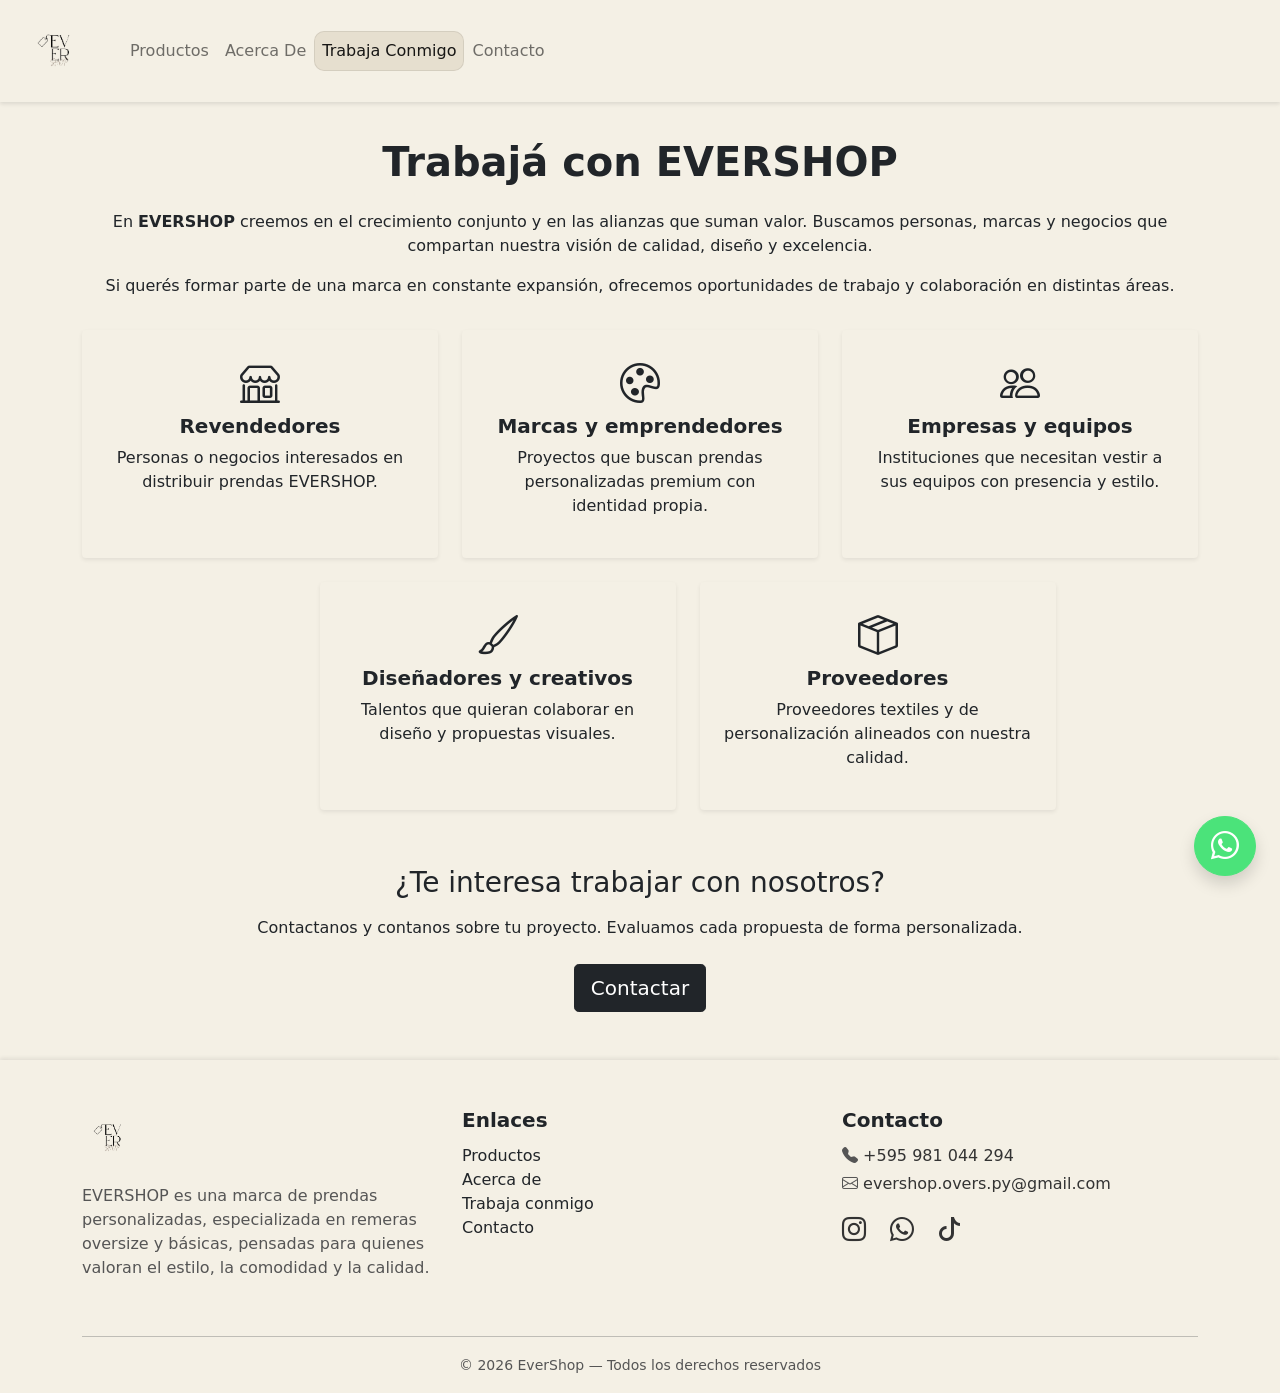
<file: paginas/trabaja.html>
<!DOCTYPE html>
<html lang="es">
 
<head>
    <meta charset="UTF-8">
    <meta name="viewport" content="width=device-width, initial-scale=1.0">
    <title>EverShop | Trabaja Conmigo</title>
    <link rel="stylesheet" href="../css/bootstrap.min.css">
    <link rel="stylesheet" href="https://cdn.jsdelivr.net/npm/bootstrap-icons/font/bootstrap-icons.css">
    <link rel="stylesheet" href="../css/style.css">
    <link rel="stylesheet" href="../css/style-trabaja.css">
</head>
 
<body class="light-mode">
    <header>
        <nav class="navbar navbar-expand-lg navbar-light fixed-top">
            <div class="container-fluid">
                <a class="navbar-brand" href="../index.html">
                    <img src="../img/evershop logo.png" alt="logo" style="max-height: 70px;">
                </a>
 
                <button class="navbar-toggler custom-toggler"
                        type="button"
                        id="menuToggle"
                        aria-label="Abrir menú"
                        aria-expanded="false"
                        aria-controls="navbarNavDropdown">
                    <span class="toggler-bar"></span>
                    <span class="toggler-bar"></span>
                    <span class="toggler-bar"></span>
                </button>
 
                <div class="navbar-collapse" id="navbarNavDropdown">
                    <ul class="navbar-nav">
                        <li class="nav-item">
                            <a class="nav-link" href="../paginas/productos.html">Productos</a>
                        </li>
                        <li class="nav-item">
                            <a class="nav-link" href="../paginas/acerca.html">Acerca De</a>
                        </li>
                        <li class="nav-item">
                            <a class="nav-link active" href="../paginas/trabaja.html">Trabaja Conmigo</a>
                        </li>
                        <li class="nav-item">
                            <a class="nav-link" href="../paginas/contacto.html">Contacto</a>
                        </li>
                    </ul>
                </div>
            </div>
        </nav>
    </header>
 
    <main class="container py-5">
 
        <!-- TRABAJÁ CONMIGO -->
        <section class="mb-5 text-center">
            <h1 class="fw-bold mb-4">Trabajá con EVERSHOP</h1>
            <p class="mb-3">
                En <strong>EVERSHOP</strong> creemos en el crecimiento conjunto y en las alianzas que suman valor.
                Buscamos personas, marcas y negocios que compartan nuestra visión de calidad, diseño y excelencia.
            </p>
            <p>
                Si querés formar parte de una marca en constante expansión, ofrecemos oportunidades de trabajo y
                colaboración en distintas áreas.
            </p>
        </section>
 
        <!-- ÁREAS DE COLABORACIÓN -->
        <section class="row text-center mb-5">
 
            <div class="col-md-4 mb-4">
                <div class="p-4 shadow-sm rounded h-100">
                    <i class="bi bi-shop fs-1 mb-3"></i>
                    <h5 class="fw-bold">Revendedores</h5>
                    <p>Personas o negocios interesados en distribuir prendas EVERSHOP.</p>
                </div>
            </div>
 
            <div class="col-md-4 mb-4">
                <div class="p-4 shadow-sm rounded h-100">
                    <i class="bi bi-palette fs-1 mb-3"></i>
                    <h5 class="fw-bold">Marcas y emprendedores</h5>
                    <p>Proyectos que buscan prendas personalizadas premium con identidad propia.</p>
                </div>
            </div>
 
            <div class="col-md-4 mb-4">
                <div class="p-4 shadow-sm rounded h-100">
                    <i class="bi bi-people fs-1 mb-3"></i>
                    <h5 class="fw-bold">Empresas y equipos</h5>
                    <p>Instituciones que necesitan vestir a sus equipos con presencia y estilo.</p>
                </div>
            </div>
 
            <div class="col-md-4 mb-4">
                <div class="p-4 shadow-sm rounded h-100">
                    <i class="bi bi-brush fs-1 mb-3"></i>
                    <h5 class="fw-bold">Diseñadores y creativos</h5>
                    <p>Talentos que quieran colaborar en diseño y propuestas visuales.</p>
                </div>
            </div>
 
            <div class="col-md-4 mb-4">
                <div class="p-4 shadow-sm rounded h-100">
                    <i class="bi bi-box-seam fs-1 mb-3"></i>
                    <h5 class="fw-bold">Proveedores</h5>
                    <p>Proveedores textiles y de personalización alineados con nuestra calidad.</p>
                </div>
            </div>
 
        </section>
 
        <!-- CTA -->
        <section class="text-center">
            <h3 class="mb-3">¿Te interesa trabajar con nosotros?</h3>
            <p class="mb-4">
                Contactanos y contanos sobre tu proyecto. Evaluamos cada propuesta de forma personalizada.
            </p>
            <a href="https://wa.me/595981044294?text=Hola%2C%20estoy%20interesado%20en%20trabajar%20con%20EVERSHOP."
                class="btn btn-dark btn-lg" target="_blank">
                Contactar
            </a>
        </section>
 
    </main>
 
    <footer class="text-dark pt-5">
        <div class="container">
            <div class="row">
 
                <div class="col-md-4 mb-4">
                    <a href="../index.html">
                        <img src="../img/evershop logo.png" alt="EverShop" style="max-height: 60px;">
                    </a>
                    <p class="mt-3">
                        EVERSHOP es una marca de prendas personalizadas, especializada en remeras oversize y básicas,
                        pensadas para quienes valoran el estilo, la comodidad y la calidad.
                    </p>
                </div>
 
                <div class="col-md-4 mb-4">
                    <h5 class="fw-bold">Enlaces</h5>
                    <ul class="list-unstyled">
                        <li><a href="../paginas/productos.html" class="text-decoration-none text-dark">Productos</a></li>
                        <li><a href="../paginas/acerca.html" class="text-decoration-none text-dark">Acerca de</a></li>
                        <li><a href="../paginas/trabaja.html" class="text-decoration-none text-dark">Trabaja conmigo</a></li>
                        <li><a href="../paginas/contacto.html" class="text-decoration-none text-dark">Contacto</a></li>
                    </ul>
                </div>
 
                <div class="col-md-4 mb-4">
                    <h5 class="fw-bold">Contacto</h5>
                    <p class="mb-1">
                        <i class="bi bi-telephone-fill"></i>
                        <a href="tel:+595981044294">+595 981 044 294</a>
                    </p>
                    <p class="mb-1">
                        <i class="bi bi-envelope"></i>
                        <a href="mailto:evershop.overs.py@gmail.com">evershop.overs.py@gmail.com</a>
                    </p>
                    <div class="mt-3 social-icons">
                        <a href="https://www.instagram.com/___evershop" class="fs-4 me-3 instagram">
                            <i class="bi bi-instagram"></i>
                        </a>
                        <a href="https://wa.me/595981044294" class="fs-4 me-3 whatsapp">
                            <i class="bi bi-whatsapp"></i>
                        </a>
                        <a href="https://www.tiktok.com/@___evershop" class="fs-4 tiktok">
                            <i class="bi bi-tiktok"></i>
                        </a>
                    </div>
                </div>
 
            </div>
            <hr>
            <div class="text-center pb-3">
                <small>© 2026 EverShop — Todos los derechos reservados</small>
            </div>
        </div>
    </footer>

    <a href="https://wa.me/595981044294?text=Hola%2C%20me%20gustar%C3%ADa%20obtener%20m%C3%A1s%20informaci%C3%B3n%20sobre%20sus%20productos."
        class="btn btn-success btn-lg position-fixed bottom-0 end-0 m-4 rounded-circle shadow" target="_blank">
        <i class="bi bi-whatsapp fs-3"></i>
    </a>

    <script src="../js/bootstrap.bundle.min.js"></script>
    <script src="../js/navbar-mobile.js"></script>
</body>

</html>
</file>
<file: css/style.css>
/* =======================
   BASE
======================= */

body {
    background-color: #F4F0E5;
    /* Compensación global para el navbar fixed-top (~90px de altura) */
    padding-top: 90px;
}

html {
    scroll-behavior: smooth;
}

/* En mobile el navbar puede ser un poco menor */
@media (max-width: 991px) {
    body {
        padding-top: 75px;
    }
}

/* =======================
   NAVBAR
======================= */

.navbar {
    background-color: #F4F0E5;
    box-shadow: 0 2px 4px rgba(0, 0, 0, 0.1);
    padding: 10px 0;
    /* Permite que el navbar crezca verticalmente en mobile */
    align-items: flex-start;
}

.navbar .container-fluid {
    flex-wrap: wrap;
    align-items: center;
}

.navbar .nav-link,
.navbar .navbar-brand {
    color: #333;
    transition: color 0.3s ease,
                text-shadow 0.3s ease,
                transform 0.3s ease,
                background-color 0.3s ease,
                box-shadow 0.3s ease;
}

.navbar .nav-link {
    padding: 8px 14px;
    border-radius: 10px;
}

.navbar .nav-link:hover {
    color: #000;
    text-shadow: 0 4px 8px rgba(0, 0, 0, 0.25);
    transform: translateY(-1px);
    background-color: #e6dfcf;
    box-shadow: 0 4px 10px rgba(0, 0, 0, 0.18);
}

.navbar .nav-link.active {
    background-color: #e6dfcf;
    box-shadow: inset 0 0 0 1px rgba(0,0,0,0.08);
    font-weight: 500;
}

.navbar-brand {
    padding: 6px 12px;
    border-radius: 6px;
    font-weight: 600;
}

.navbar-brand img {
    display: block;
    max-height: 50px;
}

/* =======================
   BOTÓN HAMBURGUESA CUSTOM
======================= */

.custom-toggler {
    border: none;
    padding: 6px 10px;
    background: transparent;
    cursor: pointer;
    display: flex;
    flex-direction: column;
    justify-content: center;
    gap: 5px;
    width: 38px;
    height: 38px;
}

.custom-toggler:focus {
    outline: none;
    box-shadow: none;
}

/* Las tres barras */
.toggler-bar {
    display: block;
    width: 22px;
    height: 2px;
    background-color: #333;
    border-radius: 2px;
    transition: transform 0.35s ease, opacity 0.25s ease, width 0.3s ease;
    transform-origin: center;
}

/* Estado abierto (X): se aplica cuando el nav tiene clase "is-open" */
.custom-toggler.is-open .toggler-bar:nth-child(1) {
    transform: translateY(7px) rotate(45deg);
}

.custom-toggler.is-open .toggler-bar:nth-child(2) {
    opacity: 0;
    width: 0;
}

.custom-toggler.is-open .toggler-bar:nth-child(3) {
    transform: translateY(-7px) rotate(-45deg);
}

/* =======================
   NAVBAR COLLAPSE (desktop)
======================= */

/* En desktop el collapse se comporta normalmente */
@media (min-width: 992px) {
    .navbar-collapse {
        display: flex !important;
        flex-basis: auto;
    }
}

/* =======================
   NAVBAR MOBILE — EXPANSIÓN INTEGRADA
======================= */

@media (max-width: 991px) {

    /* El navbar ocupa todo el ancho y crece hacia abajo */
    .navbar {
        padding: 10px 0 0;
    }

    /* La fila logo + botón tiene su propio padding inferior */
    .navbar .container-fluid {
        padding-bottom: 10px;
    }

    /* El collapse ocupa todo el ancho del navbar */
    .navbar-collapse {
        width: 100%;
        flex-basis: 100%;

        /* Animación de altura: empieza en 0 y se expande */
        max-height: 0;
        overflow: hidden;
        transition: max-height 0.35s ease, padding 0.3s ease;

        /* Mismo fondo que el navbar — sin borde ni sombra separada */
        background-color: #F4F0E5;
        padding: 0 16px;

        /* Elimina los estilos de tarjeta flotante */
        border-radius: 0;
        box-shadow: none;
        margin-top: 0;
    }

    /* Estado abierto: se expande */
    .navbar-collapse.menu-open {
        max-height: 400px;
        padding: 12px 16px 16px;
    }

    /* Separador visual sutil entre la barra y el menú */
    .navbar-collapse.menu-open::before {
        content: "";
        display: block;
        height: 1px;
        background-color: rgba(0, 0, 0, 0.08);
        margin-bottom: 10px;
    }

    .navbar-nav {
        flex-direction: column;
        gap: 4px;
    }

    .navbar .nav-link {
        text-align: center;
        font-size: 16px;
        padding: 10px 14px;
    }

    .navbar .nav-link:active {
        transform: scale(0.96);
    }
}

/* =======================
   BOTÓN WHATSAPP
======================= */

.btn-success {
    background-color: #4be37a;
    border-color: #4be37a;
}

.btn-success:hover {
    background-color: #3fd46d;
    border-color: #3fd46d;
}

.btn-success:focus {
    box-shadow: 0 0 0 0.2rem rgba(75, 227, 122, 0.5);
}

@media (max-width: 768px) {
    .btn-success.position-fixed {
        bottom: 16px !important;
        right: 16px !important;
    }
}

/* =======================
   FOOTER
======================= */

footer {
    background-color: #F4F0E5;
    color: #333;
    box-shadow: 0 -2px 4px rgba(0, 0, 0, 0.08);
}

footer a {
    color: #333;
    text-decoration: none;
    transition: color 0.3s ease;
}

footer ul a:hover {
    color: #000;
}

footer .bi {
    transition: transform 0.3s ease, color 0.3s ease;
}

footer a:hover .bi {
    transform: scale(1.15);
}

footer .social-icons a {
    transition: color 0.3s ease, transform 0.3s ease;
}

footer .social-icons a.instagram:hover {
    color: #cd1854;
}

footer .social-icons a.tiktok:hover {
    color: #00f2ea;
}

footer .social-icons a.whatsapp:hover {
    color: #25D366;
}

footer .social-icons a:hover {
    transform: scale(1.15);
}

footer h5 {
    font-weight: 600;
    margin-bottom: 12px;
}

footer p,
footer small,
footer li {
    color: #555;
}

@media (max-width: 768px) {
    footer {
        text-align: center;
    }

    footer .col-md-4 {
        margin-bottom: 20px;
    }

    footer img {
        margin: 0 auto;
        display: block;
    }

    footer ul {
        padding: 0;
    }
}
</file>
<file: css/style-index.css>
/* =======================
   BASE — ESPECÍFICO INDEX
   (overflow-x y padding-top son necesarios
    solo en esta página)
======================= */

body {
    /* padding-top viene de style.css (90px) — aquí solo se añade overflow-x */
    max-width: 100%;
    overflow-x: hidden;
}

html {
    max-width: 100%;
    overflow-x: hidden;
}

.container,
.container-fluid {
    overflow-x: hidden;
}

/* Reset de márgenes del row para evitar scroll horizontal */
.row {
    margin-left: 0;
    margin-right: 0;
}

/* Columnas sin desbordamiento */
[class*="col-"] {
    padding-left: 8px;
    padding-right: 8px;
}

@media (max-width: 768px) {
    main.container {
        padding-left: 10px;
        padding-right: 10px;
    }

    .row.g-4 {
        --bs-gutter-x: 0.5rem;
    }
}

/* =======================
   HERO
======================= */

.hero {
    min-height: auto;
    max-height: 85vh;
    margin-top: 0;
    position: relative;
    padding-bottom: 20px;
}

.hero::after {
    content: "";
    position: absolute;
    inset: 0;
    background: linear-gradient(
        to right,
        rgba(0,0,0,0.04),
        rgba(0,0,0,0)
    );
    pointer-events: none;
}

#heroCarousel,
.carousel-inner {
    height: 100%;
    max-height: 500px;
}

.carousel-item {
    position: relative;
    height: 100%;
}

.carousel-item.active,
.carousel-item-next,
.carousel-item-prev {
    display: flex;
    align-items: center;
    justify-content: center;
}

/* =======================
   CAROUSEL CARD STYLE
======================= */

.carousel-item {
    padding: 10px 20px 60px;
}

.carousel-item img {
    width: 100%;
    max-width: 320px;
    height: 380px;
    object-fit: contain;
    border-radius: 16px;
    box-shadow: 
        0 8px 30px rgba(0, 0, 0, 0.12),
        0 3px 10px rgba(0, 0, 0, 0.08);
    transition: transform 0.6s ease, box-shadow 0.6s ease;
    background-color: rgba(255, 255, 255, 0.5);
    padding: 15px;
}

.carousel-item.active img {
    transform: scale(1);
}

.carousel-item img:hover {
    transform: scale(1.02);
    box-shadow: 
        0 12px 40px rgba(0, 0, 0, 0.15),
        0 5px 14px rgba(0, 0, 0, 0.12);
}

/* =======================
   CAROUSEL BADGE
======================= */

.carousel-badge {
    position: absolute;
    top: 18px;
    left: 50%;
    transform: translateX(-50%);
    background: rgba(0, 0, 0, 0.85);
    color: #F4F0E5;
    padding: 6px 16px;
    font-size: 12px;
    letter-spacing: 0.8px;
    border-radius: 999px;
    font-weight: 500;
    z-index: 10;
    white-space: nowrap;
    box-shadow: 0 4px 12px rgba(0, 0, 0, 0.25);
}

/* =======================
   HERO CTA
======================= */

.hero-cta {
    position: absolute;
    bottom: 15px;
    left: 50%;
    transform: translateX(-50%);
    text-align: center;
    z-index: 10;
}

.hero-cta p {
    font-size: 13px;
    color: #333;
    font-weight: 500;
    line-height: 1.5;
    margin-bottom: 8px;
}

.hero-cta .btn {
    margin-top: 6px;
    background-color: rgba(0, 0, 0, 0.85);
    color: #f4f0e5;
    border: none;
    font-size: 13px;
    padding: 7px 16px;
    border-radius: 25px;
    letter-spacing: 0.4px;
    box-shadow: 0 4px 12px rgba(0, 0, 0, 0.25);
    transition: transform 0.2s ease, box-shadow 0.2s ease, background-color 0.2s ease;
}

.hero-cta .btn:hover {
    transform: translateY(-2px);
    box-shadow: 0 6px 16px rgba(0, 0, 0, 0.35);
    background-color: rgba(0, 0, 0, 0.95);
}

/* =======================
   HERO MOBILE
======================= */

@media (max-width: 768px) {
    .hero {
        min-height: auto;
        margin-top: 0;
        padding-bottom: 20px;
    }

    .hero .container-fluid {
        padding: 0.5rem !important;
    }

    .mobile-title {
        padding-top: 1.5rem !important;
        padding-bottom: 0.8rem !important;
        margin: 0;
    }

    .col-12.d-block.d-md-none.text-center.py-4 {
        padding-top: 1rem !important;
        padding-bottom: 1rem !important;
    }

    #heroCarousel {
        min-height: 400px;
        max-height: 55vh;
    }

    .carousel-item {
        padding: 15px 15px 70px;
        padding-top: 45px;
    }

    .carousel-item img {
        max-width: 100%;
        height: 380px;
        border-radius: 14px;
        padding: 12px;
    }

    .carousel-badge {
        top: 10px;
        font-size: 11px;
        padding: 5px 14px;
        background: rgba(0, 0, 0, 0.90);
    }

    .hero-cta {
        bottom: 18px;
    }

    .hero-cta p {
        font-size: 13px;
        color: #333;
    }

    .hero-cta .btn {
        font-size: 13px;
        padding: 6px 14px;
    }

    .hero-cta .btn:active {
        transform: scale(0.96);
    }
}

/* =======================
   TEXTOS HERO
======================= */

.welcome-title {
    font-size: 22px;
    font-weight: 500;
    margin-bottom: 6px;
    color: #333;
}

.brand-title {
    margin: 0;
    font-size: 42px;
    letter-spacing: 2px;
}

.brand-ever {
    font-weight: 800;
}

.brand-shop {
    font-style: italic;
    font-weight: 300;
    opacity: 0.85;
}

.hero-slogan {
    font-size: 15px;
    color: #555;
    line-height: 1.5;
}

.mobile-title {
    font-style: italic;
    font-weight: 300;
    opacity: 0.85;
}

.welcome-badge {
    display: inline-block;
    background: rgba(0, 0, 0, 0.08);
    padding: 6px 16px;
    border-radius: 20px;
    font-size: 13px;
    font-weight: 500;
    color: #555;
    letter-spacing: 0.5px;
}

.hero-features {
    display: flex;
    flex-direction: column;
    gap: 12px;
}

.feature-item {
    display: flex;
    align-items: center;
    gap: 10px;
    font-size: 15px;
    color: #555;
}

.feature-item i {
    color: #000;
    font-size: 18px;
}

@media (max-width: 768px) {
    .brand-title {
        font-size: 36px;
    }

    .welcome-title {
        font-size: 18px;
    }

    .mobile-title {
        font-size: 22px;
        color: #333;
    }

    .hero-slogan {
        font-size: 15px;
    }
}

/* =======================
   TRANSICIONES CAROUSEL
======================= */

.carousel-item {
    transition: transform 0.8s ease-in-out, opacity 0.8s ease-in-out;
}

/* =======================
   INDICADORES
======================= */

.carousel-indicators {
    bottom: 10px;
    z-index: 10;
}

.carousel-indicators [data-bs-target] {
    width: 8px;
    height: 8px;
    border-radius: 50%;
    background-color: rgba(0,0,0,0.25);
    border: none;
    margin: 0 5px;
    transition: all 0.3s ease;
}

.carousel-indicators .active {
    background-color: rgba(0,0,0,0.85);
    transform: scale(1.2);
}

/* =======================
   CONTROLES CAROUSEL
======================= */

.carousel-control-prev-icon,
.carousel-control-next-icon {
    filter: invert(1);
    opacity: 0.75;
    transition: opacity 0.3s ease, transform 0.3s ease;
}

.carousel-control-prev:hover .carousel-control-prev-icon,
.carousel-control-next:hover .carousel-control-next-icon {
    opacity: 1;
    transform: scale(1.1);
}

/* =======================
   ANIMACIÓN CTA
======================= */

.hero-cta {
    animation: fadeUpCTA 0.8s ease forwards;
}

@keyframes fadeUpCTA {
    from {
        opacity: 0;
        transform: translate(-50%, 12px);
    }
    to {
        opacity: 1;
        transform: translate(-50%, 0);
    }
}

/* =======================
   SOMBRA HERO
======================= */

.hero::before {
    content: "";
    position: absolute;
    inset: 0;
    background: radial-gradient(
        circle at center,
        rgba(0,0,0,0.03),
        transparent 70%
    );
    pointer-events: none;
    z-index: 1;
}

#heroCarousel {
    position: relative;
    z-index: 2;
}

/* =======================
   BENEFITS SECTION
======================= */

.benefits {
    background-color: #F4F0E5;
}

.benefit-card {
    padding: 20px;
    text-align: center;
    transition: transform 0.3s ease;
}

.benefit-card:hover {
    transform: translateY(-5px);
}

.benefit-icon {
    font-size: 2.5rem;
    color: #333;
    margin-bottom: 15px;
}

.benefit-card h5 {
    font-weight: 600;
    color: #333;
    margin-bottom: 8px;
}

.benefit-card p {
    color: #666;
    font-size: 14px;
    margin: 0;
}

/* =======================
   FEATURED PRODUCTS
======================= */

.featured-products {
    background-color: #F4F0E5;
}

.section-header {
    margin-bottom: 40px;
}

.section-title {
    font-size: 32px;
    font-weight: 700;
    color: #333;
    margin-bottom: 10px;
}

.section-subtitle {
    color: #666;
    font-size: 16px;
}

.product-card {
    background: #fff;
    border-radius: 16px;
    overflow: hidden;
    transition: transform 0.3s ease, box-shadow 0.3s ease;
    box-shadow: 0 4px 12px rgba(0, 0, 0, 0.08);
}

.product-card:hover {
    transform: translateY(-8px);
    box-shadow: 0 8px 24px rgba(0, 0, 0, 0.15);
}

.product-image {
    position: relative;
    overflow: hidden;
    aspect-ratio: 3/4;
    background-color: rgba(244, 240, 229, 0.3);
}

.product-image img {
    width: 100%;
    height: 100%;
    object-fit: contain;
    transition: transform 0.4s ease;
    padding: 10px;
}

.product-card:hover .product-image img {
    transform: scale(1.08);
}

.product-overlay {
    position: absolute;
    inset: 0;
    background: rgba(0, 0, 0, 0.6);
    display: flex;
    align-items: center;
    justify-content: center;
    opacity: 0;
    transition: opacity 0.3s ease;
}

.product-card:hover .product-overlay {
    opacity: 1;
}

.product-info {
    padding: 20px;
    text-align: center;
}

.product-info h5 {
    font-size: 18px;
    font-weight: 600;
    color: #333;
    margin-bottom: 8px;
}

.product-price {
    color: #666;
    font-size: 15px;
    font-weight: 500;
    margin: 0;
}

/* =======================
   CTA SECTION
======================= */

.cta-section {
    background: linear-gradient(135deg, #333 0%, #555 100%);
    color: #fff;
}

.cta-title {
    font-size: 28px;
    font-weight: 700;
    color: #fff;
}

.cta-text {
    color: #e0e0e0;
    font-size: 16px;
    margin: 0;
}

/* =======================
   RESPONSIVE AJUSTES
======================= */

@media (max-width: 576px) {
    .carousel-indicators {
        bottom: 8px;
    }

    .carousel-indicators [data-bs-target] {
        width: 6px;
        height: 6px;
        margin: 0 4px;
    }
}
</file>
<file: css/style-contacto.css>
/* =========================
   CONTACTO - GENERAL
========================= */
.contact-card {
    background-color: #F4F0E5;
    border: none;
    border-radius: 16px;
    transition: transform 0.3s ease, box-shadow 0.3s ease;
    min-height: 380px;
    display: flex;
    flex-direction: column;
    justify-content: center;
    align-items: center;
}

.contact-card:hover {
    transform: translateY(-5px);
    box-shadow: 0 12px 25px rgba(0, 0, 0, 0.12);
}

/* Íconos de contacto */
.contact-card i {
    margin-bottom: 1rem;
}

.contact-card i.bi-whatsapp {
    color: #25D366;
}

.contact-card i.bi-instagram {
    background: linear-gradient(45deg, #feda75, #fa7e1e, #d62976, #962fbf, #4f5bd5);
    -webkit-background-clip: text;
    -webkit-text-fill-color: transparent;
    background-clip: text;
}

.contact-card i.bi-tiktok {
    color: #00f2ea;
}

.contact-card i.bi-envelope {
    color: #0d6efd;
}

/* Títulos con altura mínima para mantener alineación */
.contact-card h5 {
    margin-bottom: 1rem;
    min-height: 50px;
    display: flex;
    align-items: center;
    justify-content: center;
    text-align: center;
}

/* Párrafos */
.contact-card p {
    color: #333;
    margin-bottom: 1.5rem;
}

.contact-card a {
    color: #333;
    text-decoration: none;
}

.contact-card a:hover {
    color: #555;
}

/* Botones */
.contact-card .btn {
    border-radius: 30px;
    padding: 12px 30px;
    font-weight: 500;
    margin-top: auto;
    min-width: 200px;
}

.contact-card .btn-success {
    background-color: #25D366;
    border: none;
}

.contact-card .btn-success:hover {
    background-color: #1ebe5d;
}

.contact-card .btn-danger {
    background-color: #E1306C;
    border: none;
}

.contact-card .btn-danger:hover {
    background-color: #c91d5c;
}

.contact-card .btn-tiktok {
    background-color: #00f2ea;
    border: none;
    color: #000;
}

.contact-card .btn-tiktok:hover {
    background-color: #00d4cc;
    color: #000;
}

.contact-card .btn-primary {
    background-color: #0d6efd;
    border: none;
}

.contact-card .btn-primary:hover {
    background-color: #0b5ed7;
}

/* Ajuste del espaciado del main */
main.container.py-5 {
    padding-top: 6rem !important;
    padding-bottom: 4rem !important;
}

/* =========================
   REDES SOCIALES (Footer)
========================= */
.social-icons a,
.instagram,
.tiktok,
.whatsapp {
    text-decoration: none;
    transition: all 0.3s ease;
}

.instagram {
    color: #333;
}

.instagram:hover {
    color: #E1306C;
    transform: scale(1.1);
}

.tiktok {
    color: #333;
}

.tiktok:hover {
    color: #00f2ea;
    transform: scale(1.1);
}

.whatsapp {
    color: #333;
}

.whatsapp:hover {
    color: #25D366;
    transform: scale(1.1);
}

/* =========================
   VERSIÓN MÓVIL
========================= */
@media (max-width: 768px) {
    main.container.py-5 {
        padding-top: 5rem !important;
        padding-bottom: 3rem !important;
    }

    .contact-card {
        min-height: 320px;
        padding: 2rem 1.5rem !important;
    }

    .contact-card h5 {
        font-size: 1.1rem;
        min-height: 40px;
    }

    .contact-card p {
        font-size: 0.95rem;
        margin-bottom: 1rem;
    }

    .contact-card .btn {
        width: 100%;
        min-width: auto;
        font-size: 1rem;
        padding: 12px 20px;
    }

    .social-icons a {
        font-size: 2rem !important;
        margin: 0 12px !important;
    }

    .mb-5 {
        margin-bottom: 2.5rem !important;
    }

    /* Espaciado entre filas de tarjetas en móvil */
    .g-4 {
        gap: 1.5rem !important;
    }
}

/* =========================
   TABLET
========================= */
@media (min-width: 769px) and (max-width: 991px) {
    .contact-card {
        min-height: 350px;
    }

    .contact-card .btn {
        min-width: 180px;
    }
}
</file>
<file: css/style-productos.css>
.filters {
    border-right: 1px solid rgba(0,0,0,0.1);
}

.filters h5 {
    margin-bottom: 16px;
}

.filters .filter-btn {
    width: 100%;
    text-align: left;
    padding: 8px 12px;
    border: none;
    background: none;
    border-radius: 8px;
    transition: background 0.3s;
}

.filters .filter-btn:hover {
    background-color: #e6dfcf;
}

.filters .filter-btn.active {
    background-color: #333;
    color: #fff;
}

@media (max-width: 768px) {
    .filters {
        border-right: none;
        border-bottom: 1px solid rgba(0,0,0,0.1);
        margin-bottom: 20px;
        padding-bottom: 15px;
    }

    .filters h5 {
        font-size: 15px;
        margin-bottom: 12px;
        font-weight: 600;
    }

    .filters ul {
        display: flex;
        flex-wrap: wrap; /* Esto permite múltiples filas */
        gap: 8px;
        justify-content: flex-start;
    }

    .filters li {
        flex: 0 0 auto;
    }

    .filters .filter-btn {
        white-space: nowrap;
        text-align: center;
        background-color: #e6dfcf;
        padding: 8px 14px;
        font-size: 12px;
        border: 1px solid transparent;
        transition: all 0.2s;
    }
    
    .filters .filter-btn.active {
        background-color: #333;
        color: #fff;
        border-color: #333;
        transform: scale(1.05);
    }

    .filters .filter-btn:active {
        transform: scale(0.95);
    }
}


/* Ajustar contenido dentro de la card */
.card {
    overflow: hidden;
}

.card-body {
    padding: 15px;
}

.card-body h5 {
    font-size: 16px;
    margin-bottom: 8px;
}

.price {
    font-weight: 600;
    font-size: 16px;
    margin-bottom: 8px;
}

.colors {
    display: flex;
    gap: 8px;
    margin-bottom: 8px;
    flex-wrap: wrap;
}

.color-option {
    width: 20px;
    height: 20px;
    border-radius: 50%;
    cursor: pointer;
    flex-shrink: 0;
}

.color-option.active {
    outline: 2px solid #333;
}

.color-option:hover {
    transform: scale(1.1);
}

.sizes {
    display: flex;
    gap: 6px;
    margin-bottom: 10px;
    flex-wrap: wrap;
}

.size-option {
    padding: 4px 8px;
    border: 1px solid #333;
    border-radius: 6px;
    font-size: 12px;
    cursor: pointer;
    transition: background 0.3s, color 0.3s;
    flex-shrink: 0;
}

.size-option:hover {
    background-color: #333;
    color: #fff;
}

.size-option.active {
    background-color: #333;
    color: #fff;
}

.btn-order {
    width: 100%;
    padding: 8px;
    background-color: #25D366;
    color: #fff;
    border: none;
    border-radius: 10px;
    font-weight: 600;
    font-size: 13px;
    cursor: pointer;
    transition: background 0.3s, transform 0.2s;
}

.btn-order:hover {
    background-color: #1ebe5d;
    transform: translateY(-1px);
}

.btn-order:active {
    transform: scale(0.98);
}

/* Ajustes específicos para móvil */
@media (max-width: 768px) {
    .card-body {
        padding: 10px;
    }
    
    .size-option {
        padding: 3px 6px;
        font-size: 11px;
    }
    
    .btn-order {
        padding: 6px;
        font-size: 12px;
    }
}

/* Paginación */
.pagination-container {
    margin-top: 30px;
}

.pagination .page-link {
    color: #333;
    border: 1px solid #333;
    margin: 0 5px;
    border-radius: 5px;
}

.pagination .page-link:hover {
    background-color: #333;
    color: #fff;
}

.pagination .page-item.active .page-link {
    background-color: #333;
    border-color: #333;
}


/* Mensaje informativo de prendas */
.info-prendas {
    background-color: #f3efe6;
    border: 1px solid rgba(0,0,0,0.08);
    border-radius: 12px;
    padding: 12px 16px;
    margin-bottom: 25px;
    display: flex;
    align-items: center;
    gap: 10px;
    font-size: 14px;
    color: #333;
}

.info-prendas i {
    font-size: 18px;
    color: #555;
}

/* Mobile */
@media (max-width: 768px) {
    .info-prendas {
        font-size: 13px;
        padding: 10px 12px;
        text-align: left;
    }
}

/* Paginación - Mobile */
@media (max-width: 768px) {
    .pagination {
        flex-wrap: wrap;
        justify-content: center;
        gap: 4px;
    }

    .pagination .page-link {
        padding: 6px 10px;
        font-size: 12px;
        margin: 0;
    }
}


@media (max-width: 768px) {
    .pagination-container {
        display: flex;
        justify-content: center;
        padding: 0 10px;
    }

    .pagination {
        max-width: 100%;
    }
}
</file>
<file: css/style-trabaja.css>
/* Ajustar el espaciado superior del main */
main.container.py-5.mt-5 {
    padding-top: 2rem !important;
}

/* Reducir el margen inferior de la sección de encabezado */
section.mb-5.text-center {
    margin-bottom: 2rem !important;
}

/* Responsive - menos espacio en móvil */
@media (max-width: 768px) {
    main.container.py-5.mt-5 {
        padding-top: 1.5rem !important;
        margin-top: 3.5rem !important;
    }
}

/* Estilos para centrar las tarjetas de Diseñadores y Proveedores */

/* Contenedor de las áreas de colaboración */
.row.text-center.mb-5 {
    display: flex;
    flex-wrap: wrap;
    justify-content: center;
}

/* Las primeras 3 tarjetas permanecen en fila completa */
.row.text-center.mb-5 .col-md-4:nth-child(1),
.row.text-center.mb-5 .col-md-4:nth-child(2),
.row.text-center.mb-5 .col-md-4:nth-child(3) {
    flex: 0 0 33.333333%;
    max-width: 33.333333%;
}

/* Las últimas 2 tarjetas (Diseñadores y Proveedores) se centran más hacia la izquierda */
.row.text-center.mb-5 .col-md-4:nth-child(4),
.row.text-center.mb-5 .col-md-4:nth-child(5) {
    flex: 0 0 33.333333%;
    max-width: 33.333333%;
}

/* Ajuste para mover las tarjetas hacia la izquierda */
.row.text-center.mb-5 .col-md-4:nth-child(4) {
    margin-left: 8.333333%; /* Más cerca de la izquierda que centrado */
}

/* Estilos para las tarjetas */
.row.text-center.mb-5 .col-md-4 > div {
    background-color: #F4F0E5;
    transition: transform 0.3s ease, box-shadow 0.3s ease;
    height: 100%;
}

.row.text-center.mb-5 .col-md-4 > div:hover {
    transform: translateY(-5px);
    box-shadow: 0 0.5rem 1rem rgba(0, 0, 0, 0.15) !important;
}

/* Estilos para los íconos */
.row.text-center.mb-5 i {
    color: #212529;
    transition: color 0.3s ease;
}

.row.text-center.mb-5 .col-md-4:hover i {
    color: #0d6efd;
}

/* Responsive - TABLET */
@media (max-width: 991px) and (min-width: 769px) {
    .row.text-center.mb-5 .col-md-4:nth-child(4) {
        margin-left: 0;
    }
    
    .row.text-center.mb-5 .col-md-4 {
        flex: 0 0 50%;
        max-width: 50%;
    }
}

/* Responsive - MÓVIL (todas ocupan el 100% una debajo de otra) */
@media (max-width: 768px) {
    .row.text-center.mb-5 .col-md-4:nth-child(4) {
        margin-left: 0 !important;
    }
    
    .row.text-center.mb-5 .col-md-4,
    .row.text-center.mb-5 .col-md-4:nth-child(1),
    .row.text-center.mb-5 .col-md-4:nth-child(2),
    .row.text-center.mb-5 .col-md-4:nth-child(3),
    .row.text-center.mb-5 .col-md-4:nth-child(4),
    .row.text-center.mb-5 .col-md-4:nth-child(5) {
        flex: 0 0 100% !important;
        max-width: 100% !important;
        margin-left: 0 !important;
        margin-right: 0 !important;
    }
    
    /* Espaciado entre tarjetas en móvil */
    .row.text-center.mb-5 .col-md-4 {
        padding-left: 15px;
        padding-right: 15px;
        margin-bottom: 1rem;
    }
    
    /* Ajustar padding interno de las tarjetas en móvil */
    .row.text-center.mb-5 .col-md-4 > div {
        padding: 1.5rem !important;
    }
    
    /* Tamaño de íconos en móvil */
    .row.text-center.mb-5 i {
        font-size: 2.5rem !important;
    }
    
    /* Tamaño de títulos en móvil */
    .row.text-center.mb-5 h5 {
        font-size: 1.1rem;
    }
    
    /* Tamaño de texto en móvil */
    .row.text-center.mb-5 p {
        font-size: 0.95rem;
    }
}
</file>
